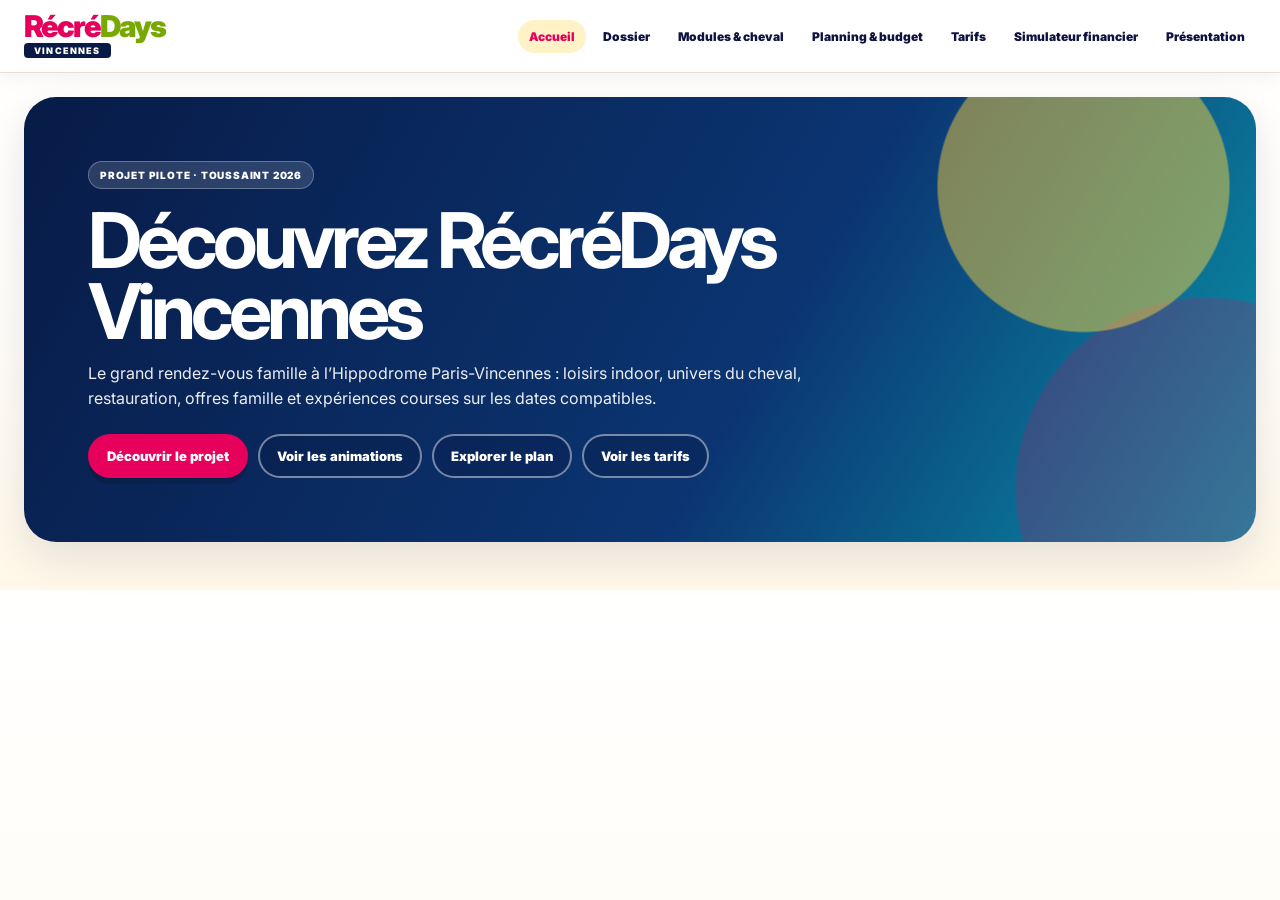
<file: index.html>
<!doctype html>
<html lang="fr">
<head>
<meta charset="utf-8">
<meta name="viewport" content="width=device-width,initial-scale=1">
<title>RécréDays Vincennes · Découvrez le projet</title>
<link rel="stylesheet" href="/style.css">
</head>
<body>
<header class="site-header">
  <nav class="nav">
    <a class="logo" href="/"><span>Récré</span>Days<small>VINCENNES</small></a>
    <div class="nav-links">
      <a class="active" href="/">Accueil</a>
      <a href="/dossier.html">Dossier</a>
      <a href="/modules.html">Modules & cheval</a>
      <a href="/pilotage.html">Planning & budget</a>
      <a href="/tarifs.html">Tarifs</a>
      <a href="/pilotage.html#simulateur">Simulateur financier</a>
      <a href="/presentation.html">Présentation</a>
    </div>
  </nav>
</header>
<main class="container">
<section class="hero"><span class="eyebrow">Projet pilote · Toussaint 2026</span><h1>Découvrez RécréDays Vincennes</h1><p>Le grand rendez-vous famille à l’Hippodrome Paris-Vincennes : loisirs indoor, univers du cheval, restauration, offres famille et expériences courses sur les dates compatibles.</p><div class="hero-actions"><a class="btn primary" href="/dossier.html">Découvrir le projet</a><a class="btn secondary" href="/modules.html">Voir les animations</a><a class="btn secondary" href="/plan-interactif.html">Explorer le plan</a><a class="btn secondary" href="/tarifs.html">Voir les tarifs</a></div></section>
</main>
</body>
</html>
</file>
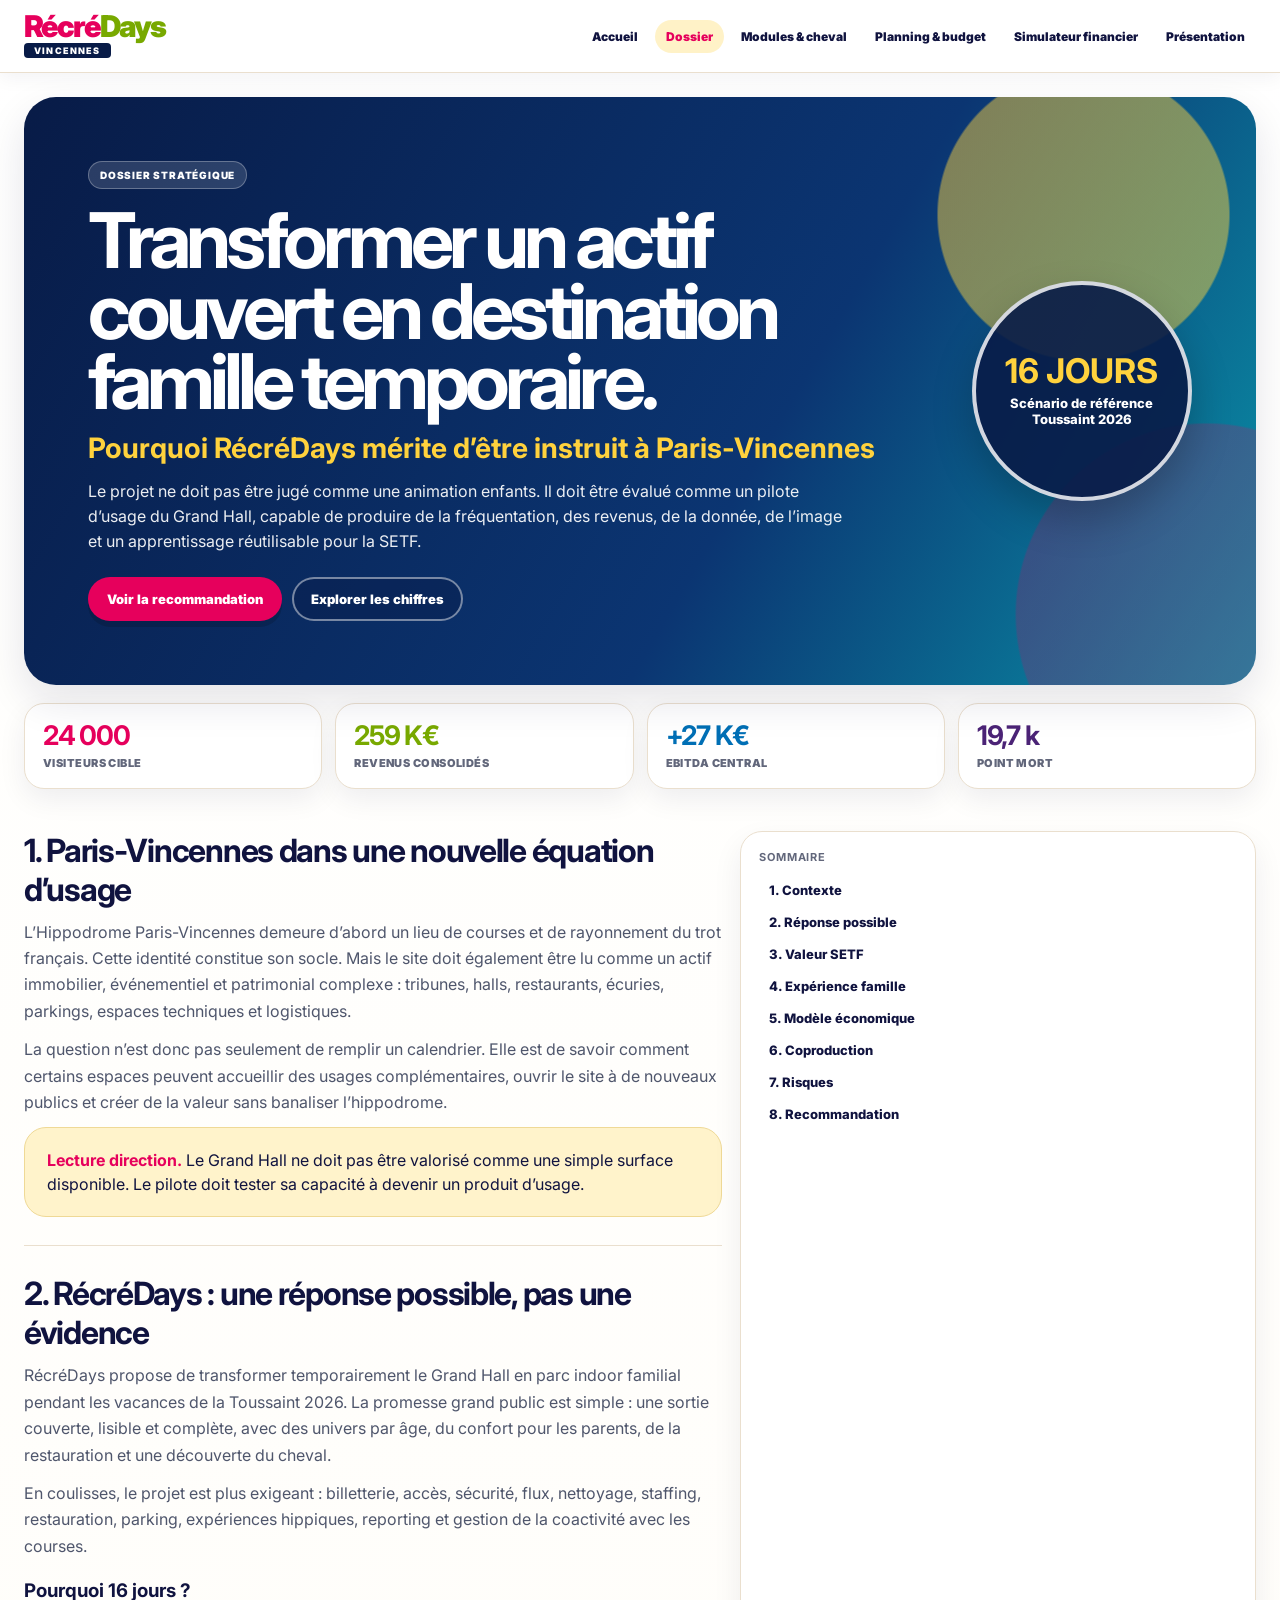
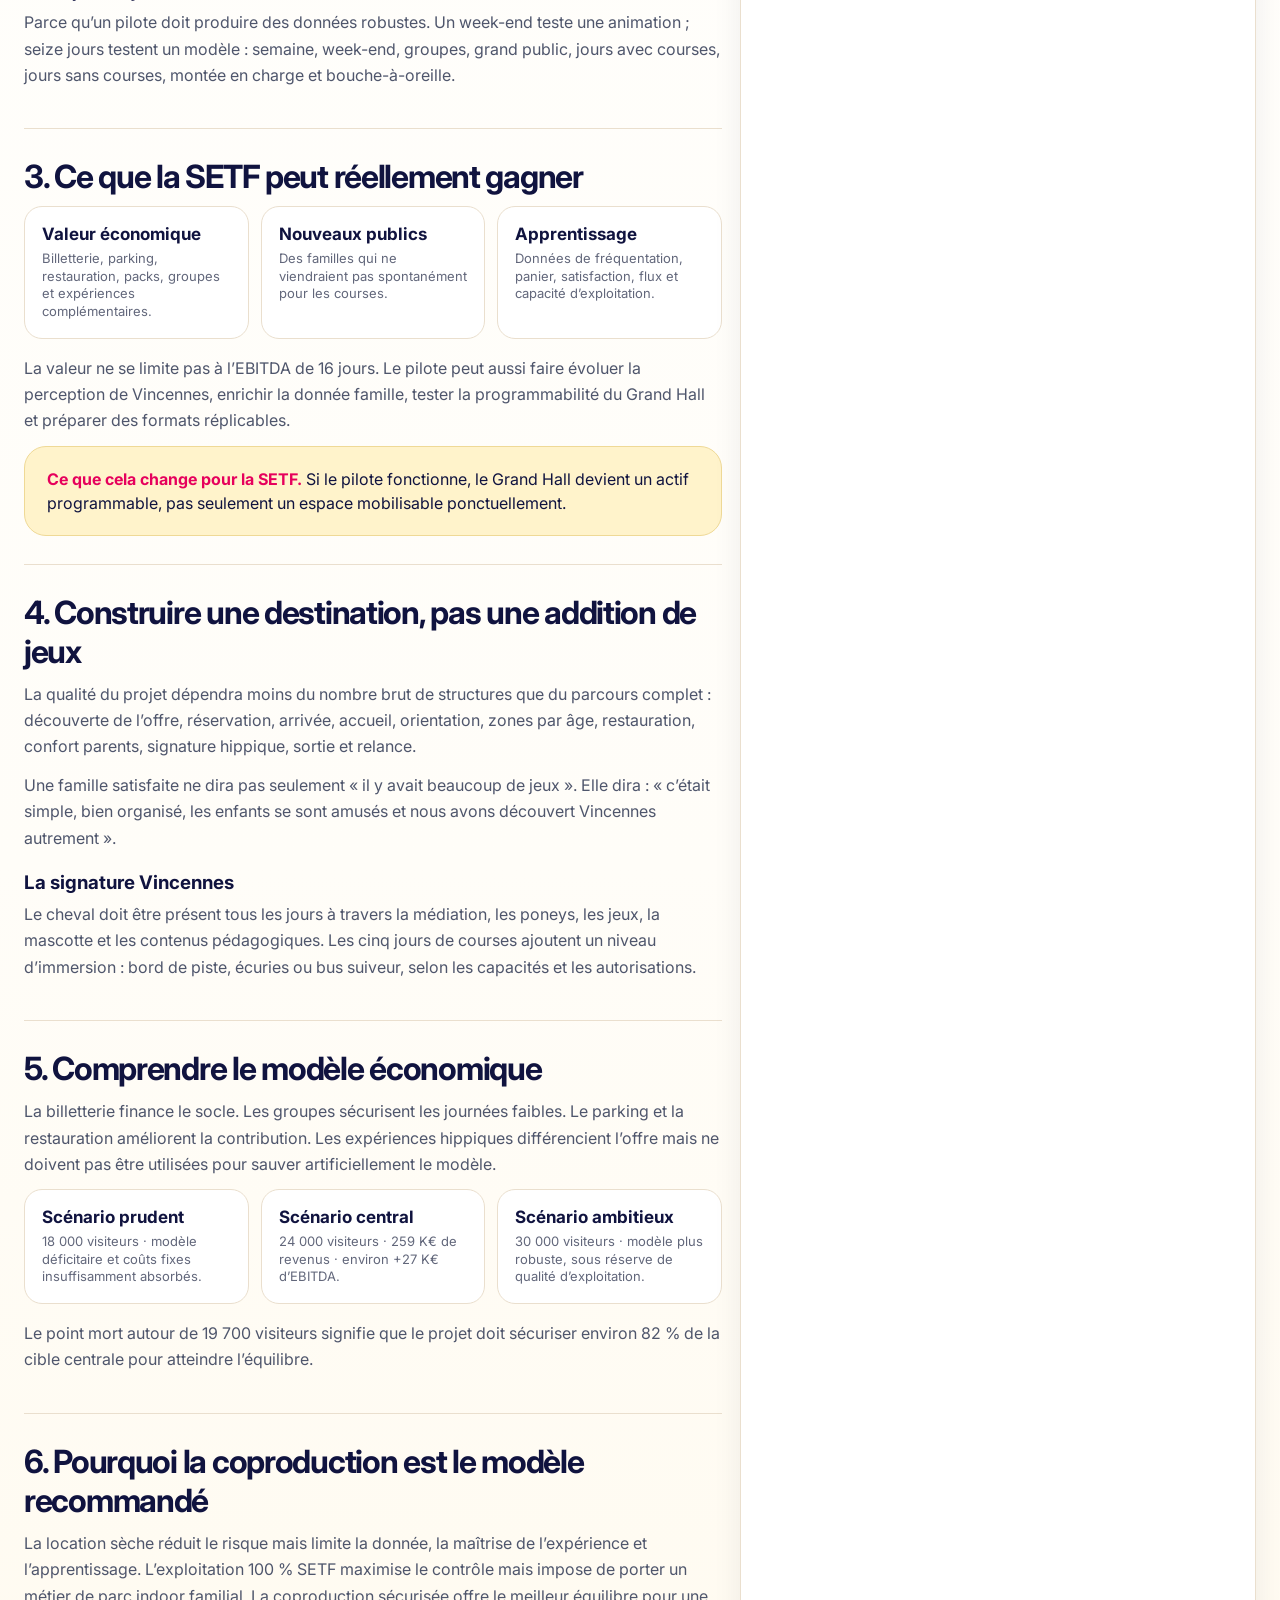
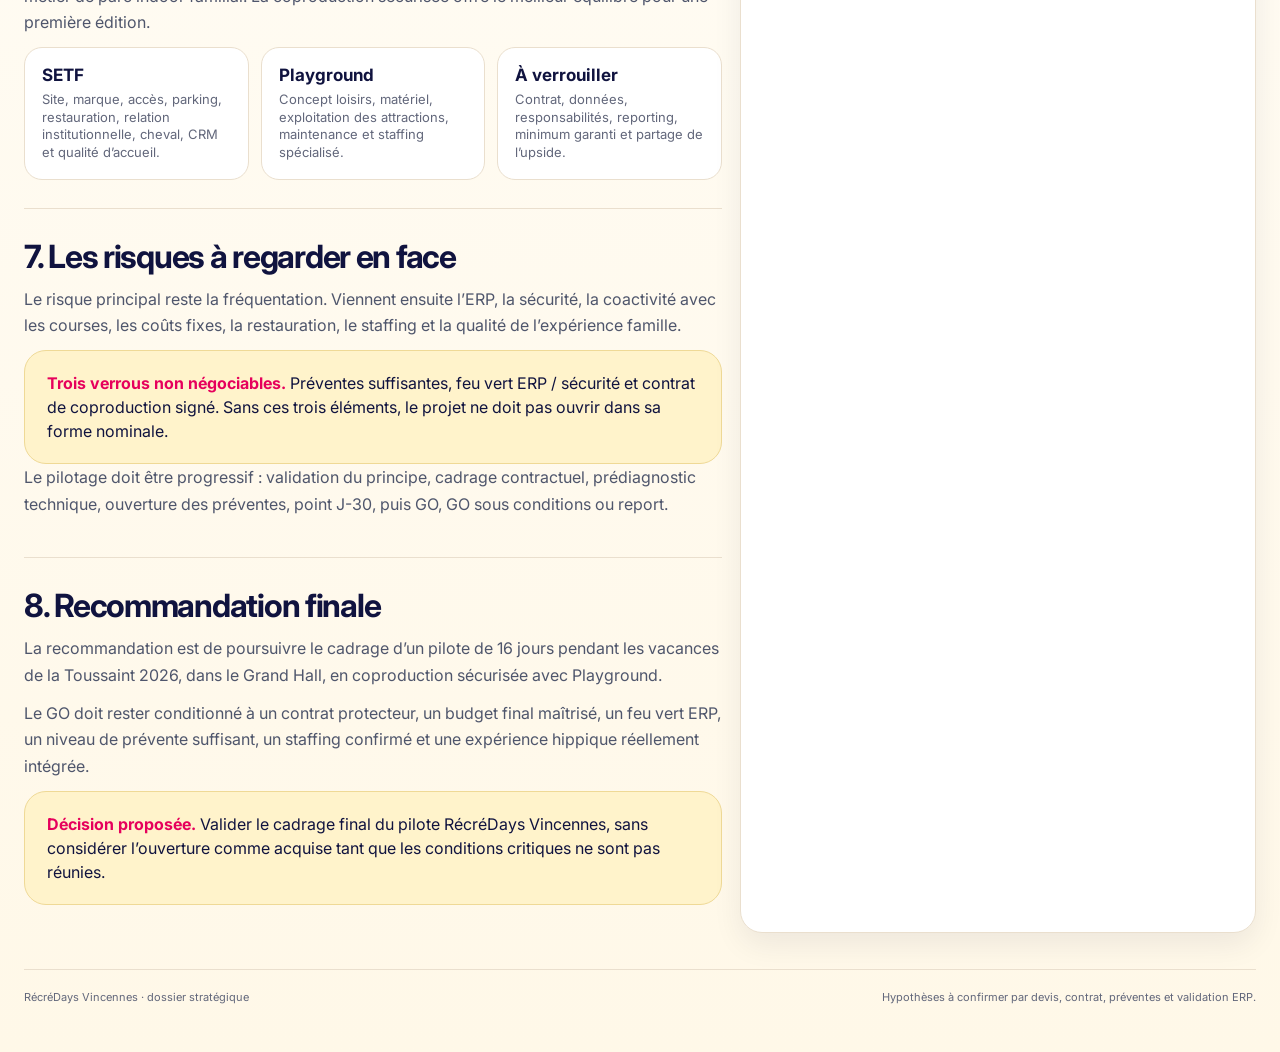
<file: dossier.html>
<!doctype html>
<html lang="fr">
<head>
<meta charset="utf-8"><meta name="viewport" content="width=device-width,initial-scale=1">
<title>RécréDays Vincennes · Dossier stratégique</title>
<link rel="stylesheet" href="/style.css">
</head>
<body>
<header class="site-header"><nav class="nav"><a class="logo" href="/"><span>Récré</span>Days<small>VINCENNES</small></a><div class="nav-links"><a href="/">Accueil</a><a class="active" href="/dossier.html">Dossier</a><a href="/modules.html">Modules & cheval</a><a href="/pilotage.html">Planning & budget</a><a href="/pilotage.html#simulateur">Simulateur financier</a><a href="/presentation.html">Présentation</a></div></nav></header>
<main class="container">
<section class="hero"><div class="hero-grid"><div><span class="eyebrow">Dossier stratégique</span><h1>Transformer un actif couvert en destination famille temporaire.</h1><h2>Pourquoi RécréDays mérite d’être instruit à Paris-Vincennes</h2><p>Le projet ne doit pas être jugé comme une animation enfants. Il doit être évalué comme un pilote d’usage du Grand Hall, capable de produire de la fréquentation, des revenus, de la donnée, de l’image et un apprentissage réutilisable pour la SETF.</p><div class="hero-actions"><a class="btn primary" href="#decision">Voir la recommandation</a><a class="btn secondary" href="/pilotage.html">Explorer les chiffres</a></div></div><aside class="date-disc"><div><b>16 JOURS</b><span>Scénario de référence<br>Toussaint 2026</span></div></aside></div></section>
<section class="kpi-grid"><article class="kpi"><strong>24 000</strong><span>visiteurs cible</span></article><article class="kpi"><strong>259 K€</strong><span>revenus consolidés</span></article><article class="kpi"><strong>+27 K€</strong><span>EBITDA central</span></article><article class="kpi"><strong>19,7 k</strong><span>point mort</span></article></section>

<section class="section two-col">
  <div>
    <article class="chapter" id="contexte"><h2>1. Paris-Vincennes dans une nouvelle équation d’usage</h2><p>L’Hippodrome Paris-Vincennes demeure d’abord un lieu de courses et de rayonnement du trot français. Cette identité constitue son socle. Mais le site doit également être lu comme un actif immobilier, événementiel et patrimonial complexe : tribunes, halls, restaurants, écuries, parkings, espaces techniques et logistiques.</p><p>La question n’est donc pas seulement de remplir un calendrier. Elle est de savoir comment certains espaces peuvent accueillir des usages complémentaires, ouvrir le site à de nouveaux publics et créer de la valeur sans banaliser l’hippodrome.</p><div class="callout"><strong>Lecture direction.</strong> Le Grand Hall ne doit pas être valorisé comme une simple surface disponible. Le pilote doit tester sa capacité à devenir un produit d’usage.</div></article>

    <article class="chapter" id="reponse"><h2>2. RécréDays : une réponse possible, pas une évidence</h2><p>RécréDays propose de transformer temporairement le Grand Hall en parc indoor familial pendant les vacances de la Toussaint 2026. La promesse grand public est simple : une sortie couverte, lisible et complète, avec des univers par âge, du confort pour les parents, de la restauration et une découverte du cheval.</p><p>En coulisses, le projet est plus exigeant : billetterie, accès, sécurité, flux, nettoyage, staffing, restauration, parking, expériences hippiques, reporting et gestion de la coactivité avec les courses.</p><h3>Pourquoi 16 jours ?</h3><p>Parce qu’un pilote doit produire des données robustes. Un week-end teste une animation ; seize jours testent un modèle : semaine, week-end, groupes, grand public, jours avec courses, jours sans courses, montée en charge et bouche-à-oreille.</p></article>

    <article class="chapter" id="valeur"><h2>3. Ce que la SETF peut réellement gagner</h2><div class="mini-grid"><div class="mini"><b>Valeur économique</b><span>Billetterie, parking, restauration, packs, groupes et expériences complémentaires.</span></div><div class="mini"><b>Nouveaux publics</b><span>Des familles qui ne viendraient pas spontanément pour les courses.</span></div><div class="mini"><b>Apprentissage</b><span>Données de fréquentation, panier, satisfaction, flux et capacité d’exploitation.</span></div></div><p style="margin-top:16px">La valeur ne se limite pas à l’EBITDA de 16 jours. Le pilote peut aussi faire évoluer la perception de Vincennes, enrichir la donnée famille, tester la programmabilité du Grand Hall et préparer des formats réplicables.</p><div class="callout"><strong>Ce que cela change pour la SETF.</strong> Si le pilote fonctionne, le Grand Hall devient un actif programmable, pas seulement un espace mobilisable ponctuellement.</div></article>

    <article class="chapter" id="experience"><h2>4. Construire une destination, pas une addition de jeux</h2><p>La qualité du projet dépendra moins du nombre brut de structures que du parcours complet : découverte de l’offre, réservation, arrivée, accueil, orientation, zones par âge, restauration, confort parents, signature hippique, sortie et relance.</p><p>Une famille satisfaite ne dira pas seulement « il y avait beaucoup de jeux ». Elle dira : « c’était simple, bien organisé, les enfants se sont amusés et nous avons découvert Vincennes autrement ».</p><h3>La signature Vincennes</h3><p>Le cheval doit être présent tous les jours à travers la médiation, les poneys, les jeux, la mascotte et les contenus pédagogiques. Les cinq jours de courses ajoutent un niveau d’immersion : bord de piste, écuries ou bus suiveur, selon les capacités et les autorisations.</p></article>

    <article class="chapter" id="economique"><h2>5. Comprendre le modèle économique</h2><p>La billetterie finance le socle. Les groupes sécurisent les journées faibles. Le parking et la restauration améliorent la contribution. Les expériences hippiques différencient l’offre mais ne doivent pas être utilisées pour sauver artificiellement le modèle.</p><div class="mini-grid"><div class="mini"><b>Scénario prudent</b><span>18 000 visiteurs · modèle déficitaire et coûts fixes insuffisamment absorbés.</span></div><div class="mini"><b>Scénario central</b><span>24 000 visiteurs · 259 K€ de revenus · environ +27 K€ d’EBITDA.</span></div><div class="mini"><b>Scénario ambitieux</b><span>30 000 visiteurs · modèle plus robuste, sous réserve de qualité d’exploitation.</span></div></div><p style="margin-top:16px">Le point mort autour de 19 700 visiteurs signifie que le projet doit sécuriser environ 82 % de la cible centrale pour atteindre l’équilibre.</p></article>

    <article class="chapter" id="coproduction"><h2>6. Pourquoi la coproduction est le modèle recommandé</h2><p>La location sèche réduit le risque mais limite la donnée, la maîtrise de l’expérience et l’apprentissage. L’exploitation 100 % SETF maximise le contrôle mais impose de porter un métier de parc indoor familial. La coproduction sécurisée offre le meilleur équilibre pour une première édition.</p><div class="mini-grid"><div class="mini"><b>SETF</b><span>Site, marque, accès, parking, restauration, relation institutionnelle, cheval, CRM et qualité d’accueil.</span></div><div class="mini"><b>Playground</b><span>Concept loisirs, matériel, exploitation des attractions, maintenance et staffing spécialisé.</span></div><div class="mini"><b>À verrouiller</b><span>Contrat, données, responsabilités, reporting, minimum garanti et partage de l’upside.</span></div></div></article>

    <article class="chapter" id="risques"><h2>7. Les risques à regarder en face</h2><p>Le risque principal reste la fréquentation. Viennent ensuite l’ERP, la sécurité, la coactivité avec les courses, les coûts fixes, la restauration, le staffing et la qualité de l’expérience famille.</p><div class="callout"><strong>Trois verrous non négociables.</strong> Préventes suffisantes, feu vert ERP / sécurité et contrat de coproduction signé. Sans ces trois éléments, le projet ne doit pas ouvrir dans sa forme nominale.</div><p>Le pilotage doit être progressif : validation du principe, cadrage contractuel, prédiagnostic technique, ouverture des préventes, point J-30, puis GO, GO sous conditions ou report.</p></article>

    <article class="chapter" id="decision"><h2>8. Recommandation finale</h2><p>La recommandation est de poursuivre le cadrage d’un pilote de 16 jours pendant les vacances de la Toussaint 2026, dans le Grand Hall, en coproduction sécurisée avec Playground.</p><p>Le GO doit rester conditionné à un contrat protecteur, un budget final maîtrisé, un feu vert ERP, un niveau de prévente suffisant, un staffing confirmé et une expérience hippique réellement intégrée.</p><div class="callout"><strong>Décision proposée.</strong> Valider le cadrage final du pilote RécréDays Vincennes, sans considérer l’ouverture comme acquise tant que les conditions critiques ne sont pas réunies.</div></article>
  </div>
  <aside class="toc"><b>Sommaire</b><a href="#contexte">1. Contexte</a><a href="#reponse">2. Réponse possible</a><a href="#valeur">3. Valeur SETF</a><a href="#experience">4. Expérience famille</a><a href="#economique">5. Modèle économique</a><a href="#coproduction">6. Coproduction</a><a href="#risques">7. Risques</a><a href="#decision">8. Recommandation</a></aside>
</section>
<footer class="footer"><span>RécréDays Vincennes · dossier stratégique</span><span>Hypothèses à confirmer par devis, contrat, préventes et validation ERP.</span></footer>
</main>
<script src="/app.js"></script>
</body></html>
</file>
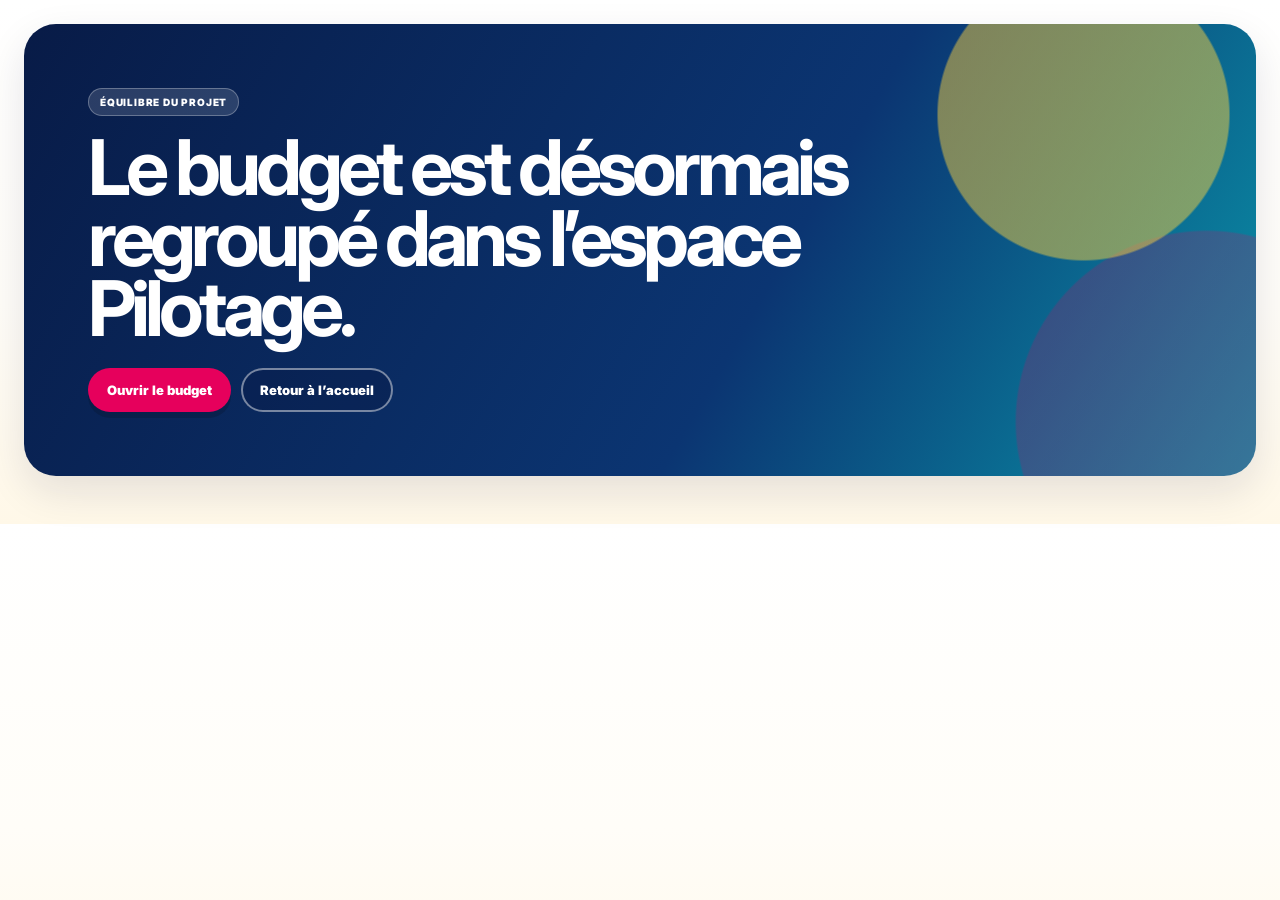
<file: finances.html>
<!doctype html><html lang="fr"><head><meta charset="utf-8"><meta name="viewport" content="width=device-width,initial-scale=1"><title>Budget RécréDays Vincennes</title><link rel="stylesheet" href="/style.css"></head><body><main class="container"><section class="hero"><span class="eyebrow">Équilibre du projet</span><h1>Le budget est désormais regroupé dans l’espace Pilotage.</h1><div class="hero-actions"><a class="btn primary" href="/pilotage.html#budget">Ouvrir le budget</a><a class="btn secondary" href="/">Retour à l’accueil</a></div></section></main></body></html>
</file>
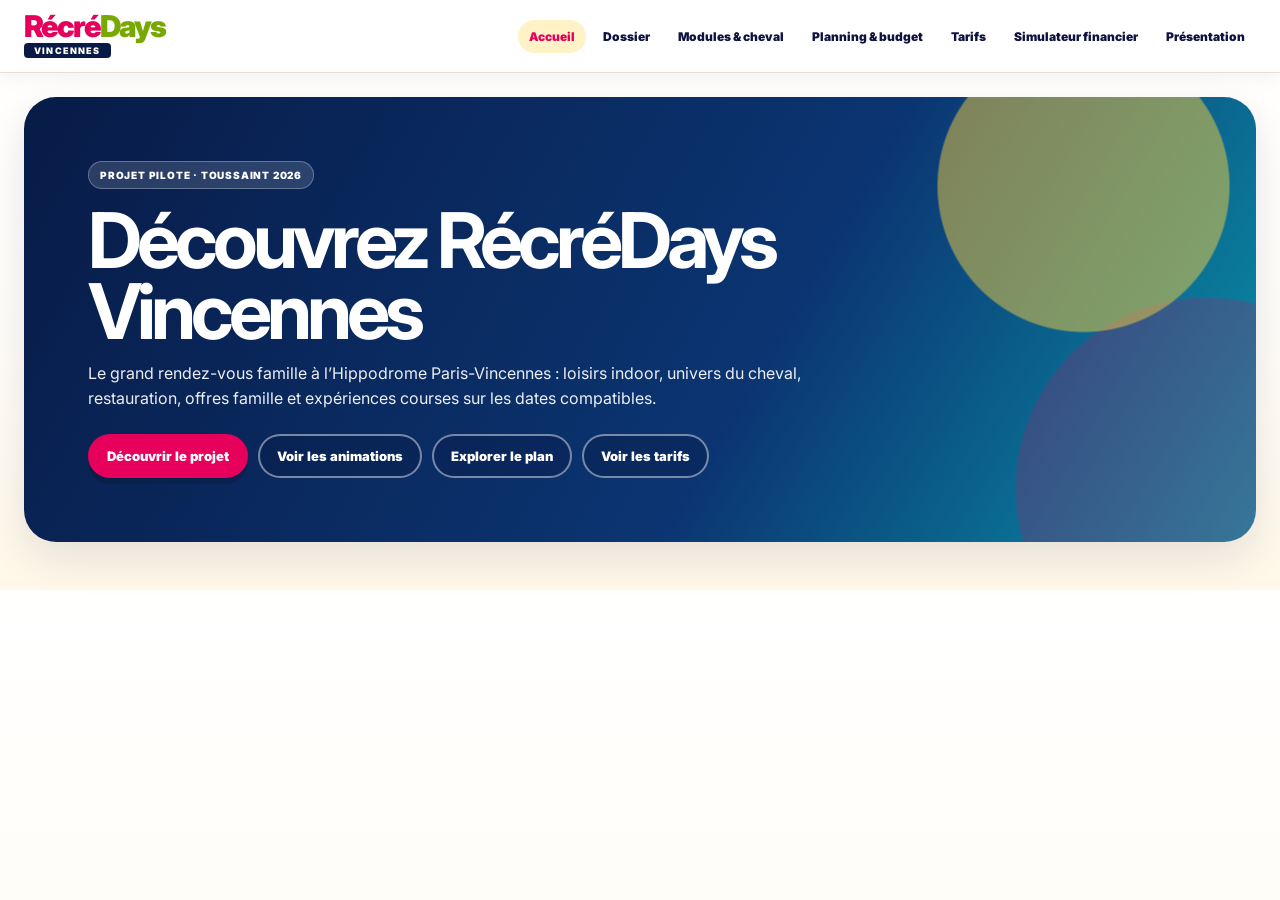
<file: home.html>
<!doctype html><html lang="fr"><head><meta charset="utf-8"><meta name="viewport" content="width=device-width,initial-scale=1"><meta http-equiv="refresh" content="0;url=/"><title>RécréDays Vincennes</title><script>location.replace('/')</script></head><body><a href="/">Ouvrir RécréDays Vincennes</a></body></html>
</file>
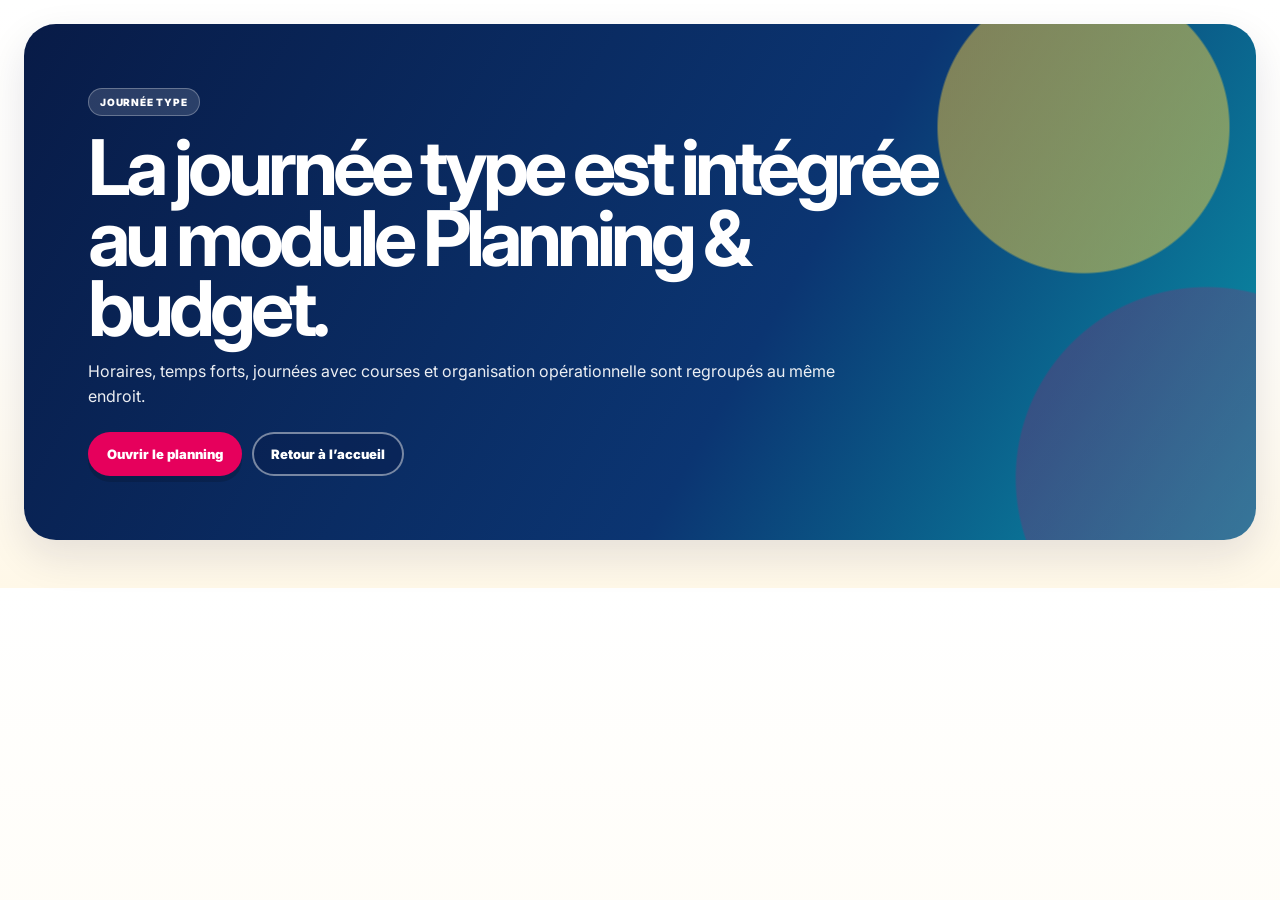
<file: journee.html>
<!doctype html><html lang="fr"><head><meta charset="utf-8"><meta name="viewport" content="width=device-width,initial-scale=1"><title>Journée type RécréDays Vincennes</title><link rel="stylesheet" href="/style.css"></head><body><main class="container"><section class="hero"><span class="eyebrow">Journée type</span><h1>La journée type est intégrée au module Planning & budget.</h1><p>Horaires, temps forts, journées avec courses et organisation opérationnelle sont regroupés au même endroit.</p><div class="hero-actions"><a class="btn primary" href="/pilotage.html#planning">Ouvrir le planning</a><a class="btn secondary" href="/">Retour à l’accueil</a></div></section></main></body></html>
</file>
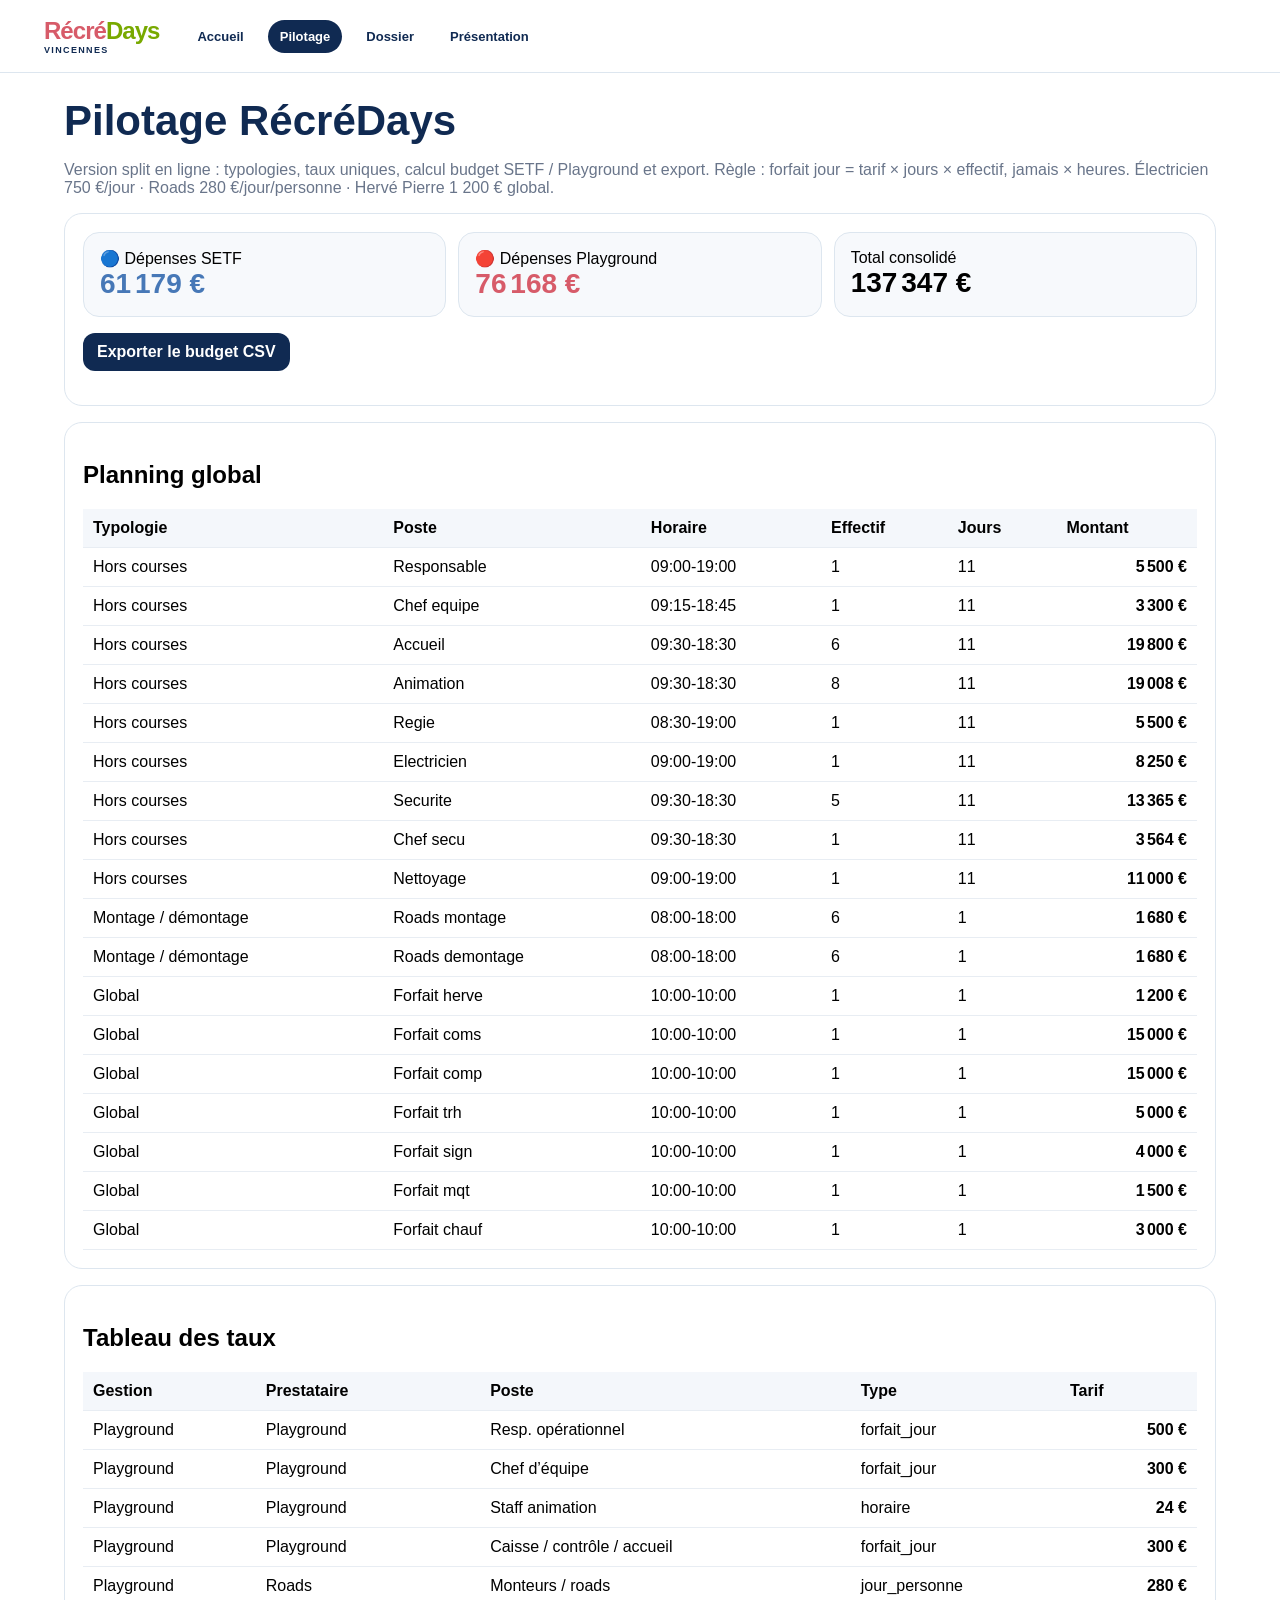
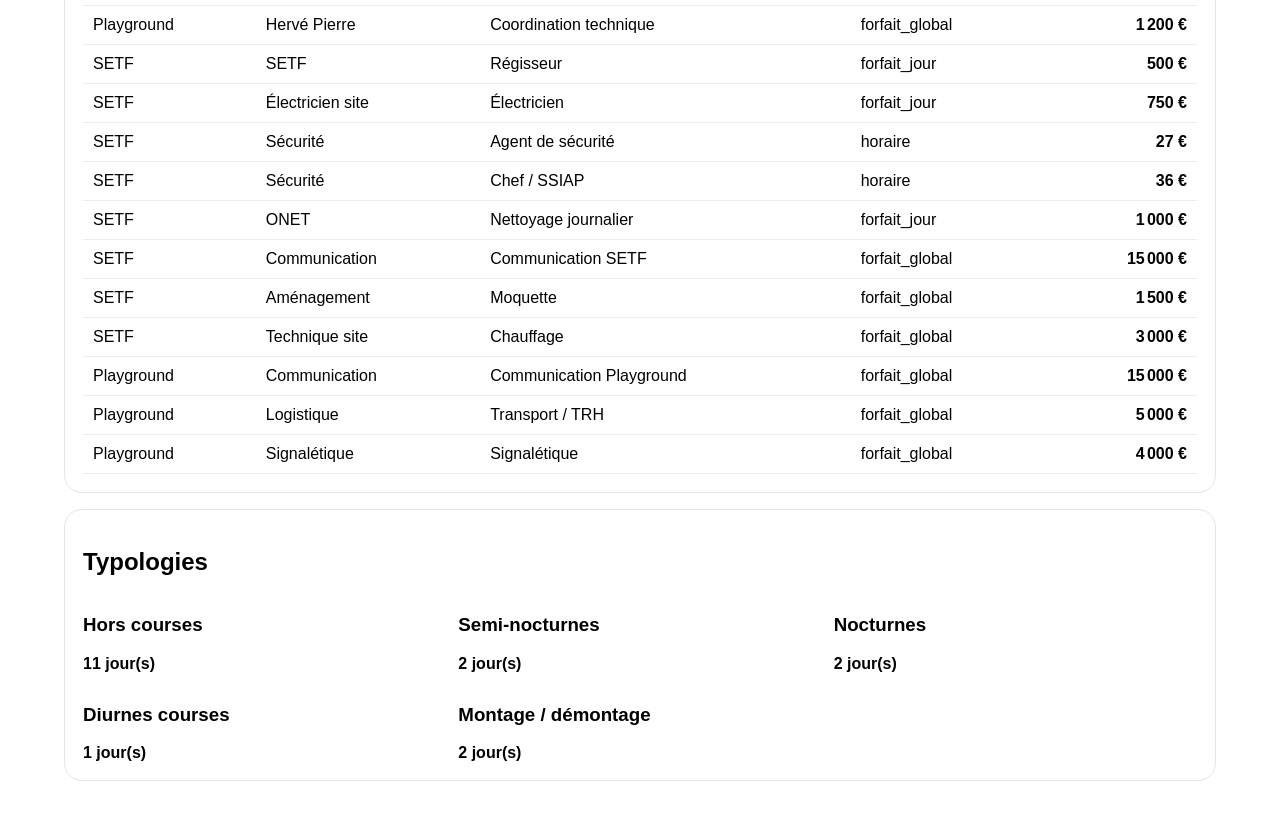
<file: pilotage.html>
<!doctype html><html lang="fr"><head><meta charset="utf-8"><meta name="viewport" content="width=device-width,initial-scale=1"><title>RécréDays Vincennes · Pilotage</title><link rel="stylesheet" href="pilotage/base.css"><style>main{max-width:1200px;margin:auto;padding:24px}section{background:#fff;border:1px solid #dde6ef;border-radius:18px;padding:18px;margin:16px 0}h1{font-size:42px;margin:0;color:#102a52}.lead{color:#69758a}.kpis{display:grid;grid-template-columns:repeat(3,1fr);gap:12px}.kpi{border-radius:16px;padding:16px;background:#f7f9fc;border:1px solid #dde6ef}.kpi b{display:block;font-size:28px}.setf b{color:#4778b7}.pg b{color:#d75b69}table{width:100%;border-collapse:collapse}th,td{padding:10px;border-bottom:1px solid #e8edf3;text-align:left}th{background:#f4f7fb}.money{text-align:right;font-weight:900}button{border:0;background:#102a52;color:#fff;border-radius:12px;padding:10px 14px;font-weight:800}@media(max-width:800px){.kpis{grid-template-columns:1fr}main{padding:14px}table{font-size:12px}}</style></head><body><header class="site-header"><nav class="nav"><a class="logo" href="/"><span>Récré</span>Days<small>VINCENNES</small></a><div class="nav-links"><a href="/">Accueil</a><a class="active" href="/pilotage.html">Pilotage</a><a href="/dossier.html">Dossier</a><a href="/presentation.html">Présentation</a></div></nav></header><main><h1>Pilotage RécréDays</h1><p class="lead">Version split en ligne : typologies, taux uniques, calcul budget SETF / Playground et export. Règle : forfait jour = tarif × jours × effectif, jamais × heures. Électricien 750 €/jour · Roads 280 €/jour/personne · Hervé Pierre 1 200 € global.</p><section><div class="kpis"><article class="kpi setf"><span>🔵 Dépenses SETF</span><b id="setf">0 €</b></article><article class="kpi pg"><span>🔴 Dépenses Playground</span><b id="pg">0 €</b></article><article class="kpi"><span>Total consolidé</span><b id="total">0 €</b></article></div><p><button onclick="exportCsv()">Exporter le budget CSV</button></p></section><section><h2>Planning global</h2><table id="plan"><thead><tr><th>Typologie</th><th>Poste</th><th>Horaire</th><th>Effectif</th><th>Jours</th><th>Montant</th></tr></thead><tbody></tbody></table></section><section><h2>Tableau des taux</h2><table id="rates"><thead><tr><th>Gestion</th><th>Prestataire</th><th>Poste</th><th>Type</th><th>Tarif</th></tr></thead><tbody></tbody></table></section><section><h2>Typologies</h2><div id="typos" class="kpis"></div></section></main><script src="pilotage/types.js"></script><script src="pilotage/rates1.js"></script><script src="pilotage/rates2.js"></script><script src="pilotage/rates3.js"></script><script src="pilotage/rates4.js"></script><script src="pilotage/rates5.js"></script><script src="pilotage/rates6.js"></script><script src="pilotage/tasks1.js"></script><script src="pilotage/tasks2.js"></script><script src="pilotage/tasks3.js"></script><script src="pilotage/tasks4.js"></script><script src="pilotage/tasks5.js"></script><script src="pilotage/tasks6.js"></script><script src="pilotage/tasks7.js"></script><script src="pilotage/calc.js"></script><script src="pilotage/render1.js"></script><script src="pilotage/render2.js"></script><script src="pilotage/totals.js"></script><script src="pilotage/render4.js"></script><script src="pilotage/export.js"></script><script src="pilotage/init.js"></script></body></html>
</file>
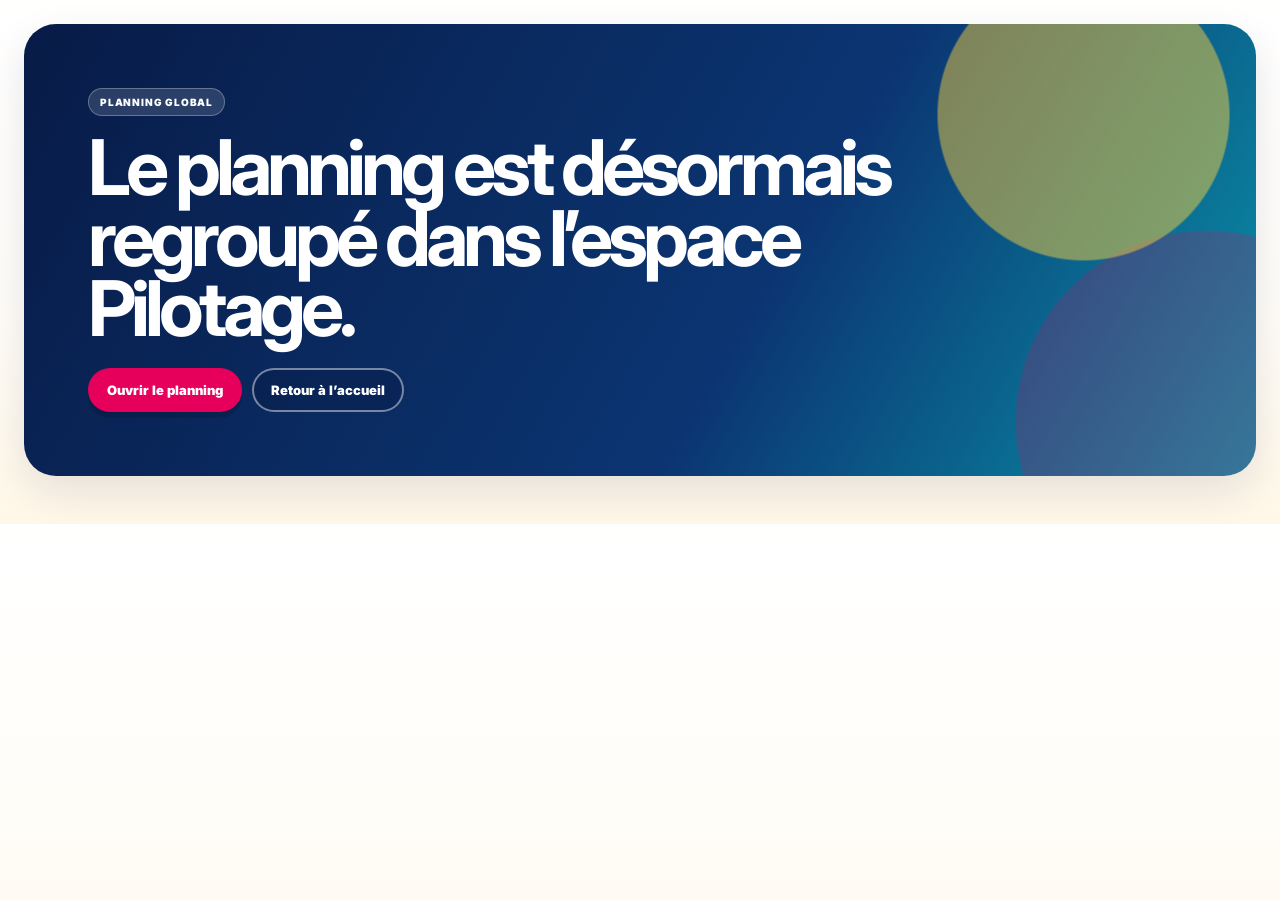
<file: planning.html>
<!doctype html><html lang="fr"><head><meta charset="utf-8"><meta name="viewport" content="width=device-width,initial-scale=1"><title>Planning RécréDays Vincennes</title><link rel="stylesheet" href="/style.css"></head><body><main class="container"><section class="hero"><span class="eyebrow">Planning global</span><h1>Le planning est désormais regroupé dans l’espace Pilotage.</h1><div class="hero-actions"><a class="btn primary" href="/pilotage.html#planning">Ouvrir le planning</a><a class="btn secondary" href="/">Retour à l’accueil</a></div></section></main></body></html>
</file>
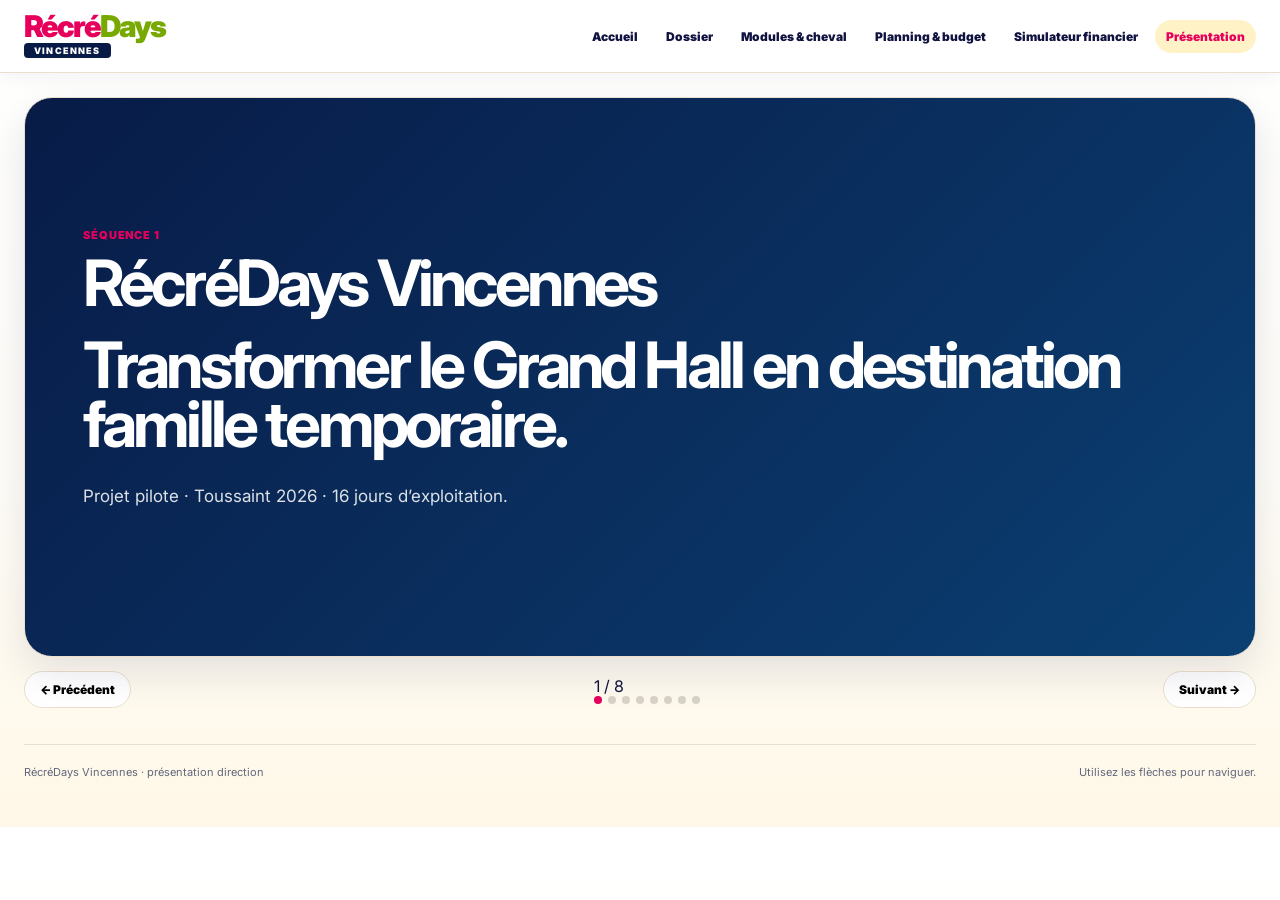
<file: presentation.html>
<!doctype html><html lang="fr"><head><meta charset="utf-8"><meta name="viewport" content="width=device-width,initial-scale=1"><title>RécréDays Vincennes · Présentation direction</title><link rel="stylesheet" href="/style.css"></head><body>
<header class="site-header"><nav class="nav"><a class="logo" href="/"><span>Récré</span>Days<small>VINCENNES</small></a><div class="nav-links"><a href="/">Accueil</a><a href="/dossier.html">Dossier</a><a href="/modules.html">Modules & cheval</a><a href="/pilotage.html">Planning & budget</a><a href="/pilotage.html#simulateur">Simulateur financier</a><a class="active" href="/presentation.html">Présentation</a></div></nav></header>
<main class="container">
<section class="slides">
<article class="slide active dark"><span class="number">Séquence 1</span><h1>RécréDays Vincennes</h1><h2>Transformer le Grand Hall en destination famille temporaire.</h2><p>Projet pilote · Toussaint 2026 · 16 jours d’exploitation.</p></article>
<article class="slide"><span class="number">Séquence 2</span><h2>Le sujet n’est pas une animation enfants.</h2><p>Le projet teste la capacité de Paris-Vincennes à mieux activer un espace couvert, attirer de nouveaux publics et créer un format familial mesurable sans banaliser l’identité hippique.</p><div class="callout"><strong>Question direction.</strong> Le Grand Hall peut-il devenir une vraie destination famille propre à Vincennes ?</div></article>
<article class="slide dark"><span class="number">Séquence 3</span><h2>Le choix du pilote 16 jours</h2><p>Un week-end teste une animation. Seize jours testent un modèle : semaine, week-end, groupes, grand public, jours avec courses, jours sans courses et montée en charge.</p><div class="kpi-grid"><div class="kpi"><strong>11</strong><span>jours sans courses</span></div><div class="kpi"><strong>5</strong><span>jours avec courses</span></div><div class="kpi"><strong>10 h–18 h</strong><span>amplitude</span></div><div class="kpi"><strong>29/10</strong><span>journée démonstration</span></div></div></article>
<article class="slide"><span class="number">Séquence 4</span><h2>La différence Vincennes : le cheval tous les jours.</h2><p>VR, cheval mécanique, zone pédagogique, photo avec Trotty, poneys, Poneys School, jeu Derby et goûter des poneys. Les jours de courses ajoutent les écuries, le bord de piste et le bus suiveur selon faisabilité.</p></article>
<article class="slide dark"><span class="number">Séquence 5</span><h2>Le scénario central</h2><div class="kpi-grid"><div class="kpi"><strong>24 000</strong><span>visiteurs</span></div><div class="kpi"><strong>259 K€</strong><span>revenus</span></div><div class="kpi"><strong>+27 K€</strong><span>EBITDA</span></div><div class="kpi"><strong>19,7 k</strong><span>point mort</span></div></div><p>Le modèle est positif mais exigeant. La prévente, les groupes, le parking et la restauration sont déterminants.</p></article>
<article class="slide"><span class="number">Séquence 6</span><h2>Pourquoi la coproduction ?</h2><p>La location sèche plafonne la valeur. L’exploitation 100 % SETF impose un métier loisirs complexe. La coproduction sécurisée combine les savoir-faire et protège la marque, la donnée et l’apprentissage.</p></article>
<article class="slide dark"><span class="number">Séquence 7</span><h2>Un GO sous garde-fous</h2><p>Trois verrous non négociables : préventes suffisantes, feu vert ERP / sécurité et contrat de coproduction signé.</p></article>
<article class="slide"><span class="number">Séquence 8</span><h2>Décision proposée</h2><p>Valider le cadrage final d’un pilote de 16 jours, en coproduction sécurisée, sous réserve d’un budget maîtrisé, d’un contrat protecteur, d’un feu vert ERP et d’une trajectoire commerciale suffisante.</p><div class="hero-actions"><a class="btn primary" href="/pilotage.html">Ouvrir le planning & budget</a><a class="btn light" href="/dossier.html">Lire le dossier</a></div></article>
</section>
<div class="slide-controls"><button id="prev-slide">← Précédent</button><div><span id="slide-counter">1 / 8</span><div class="slide-dots"></div></div><button id="next-slide">Suivant →</button></div>
<footer class="footer"><span>RécréDays Vincennes · présentation direction</span><span>Utilisez les flèches pour naviguer.</span></footer>
</main><script src="/app.js"></script></body></html>
</file>
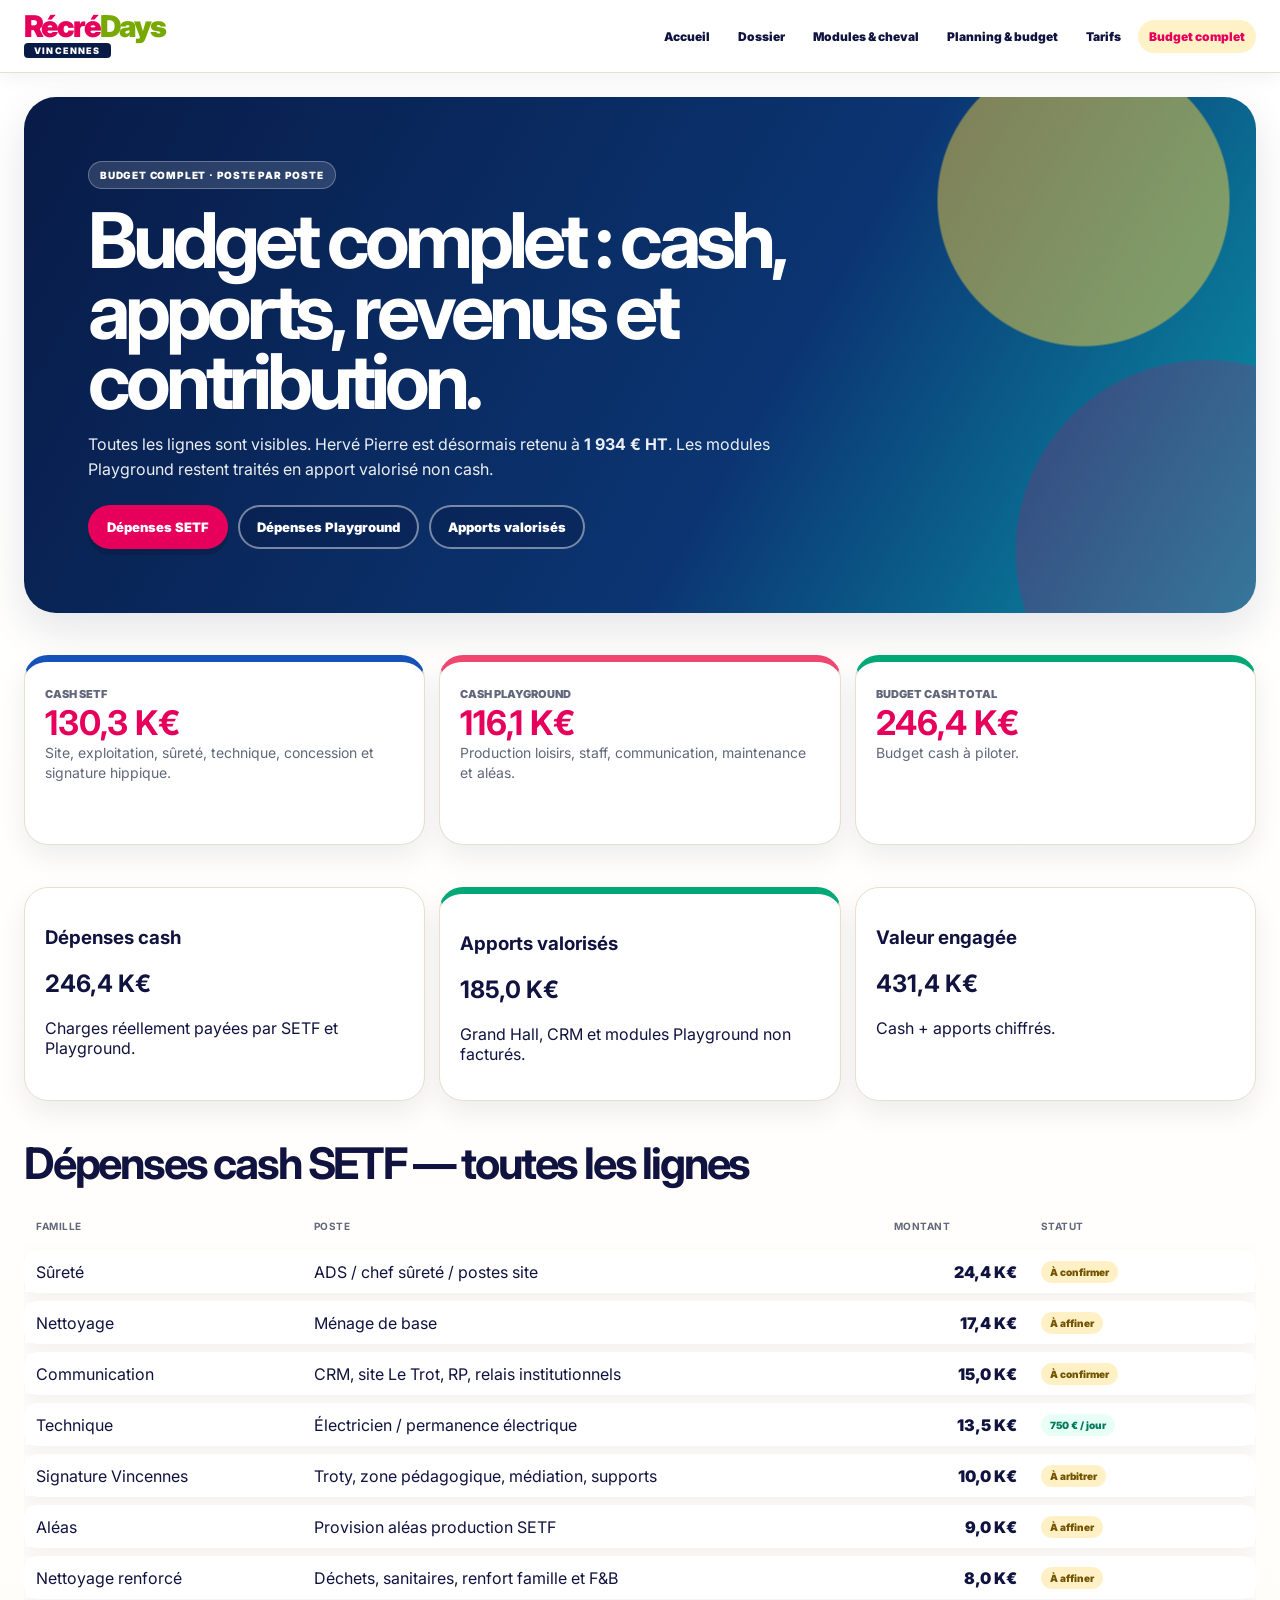
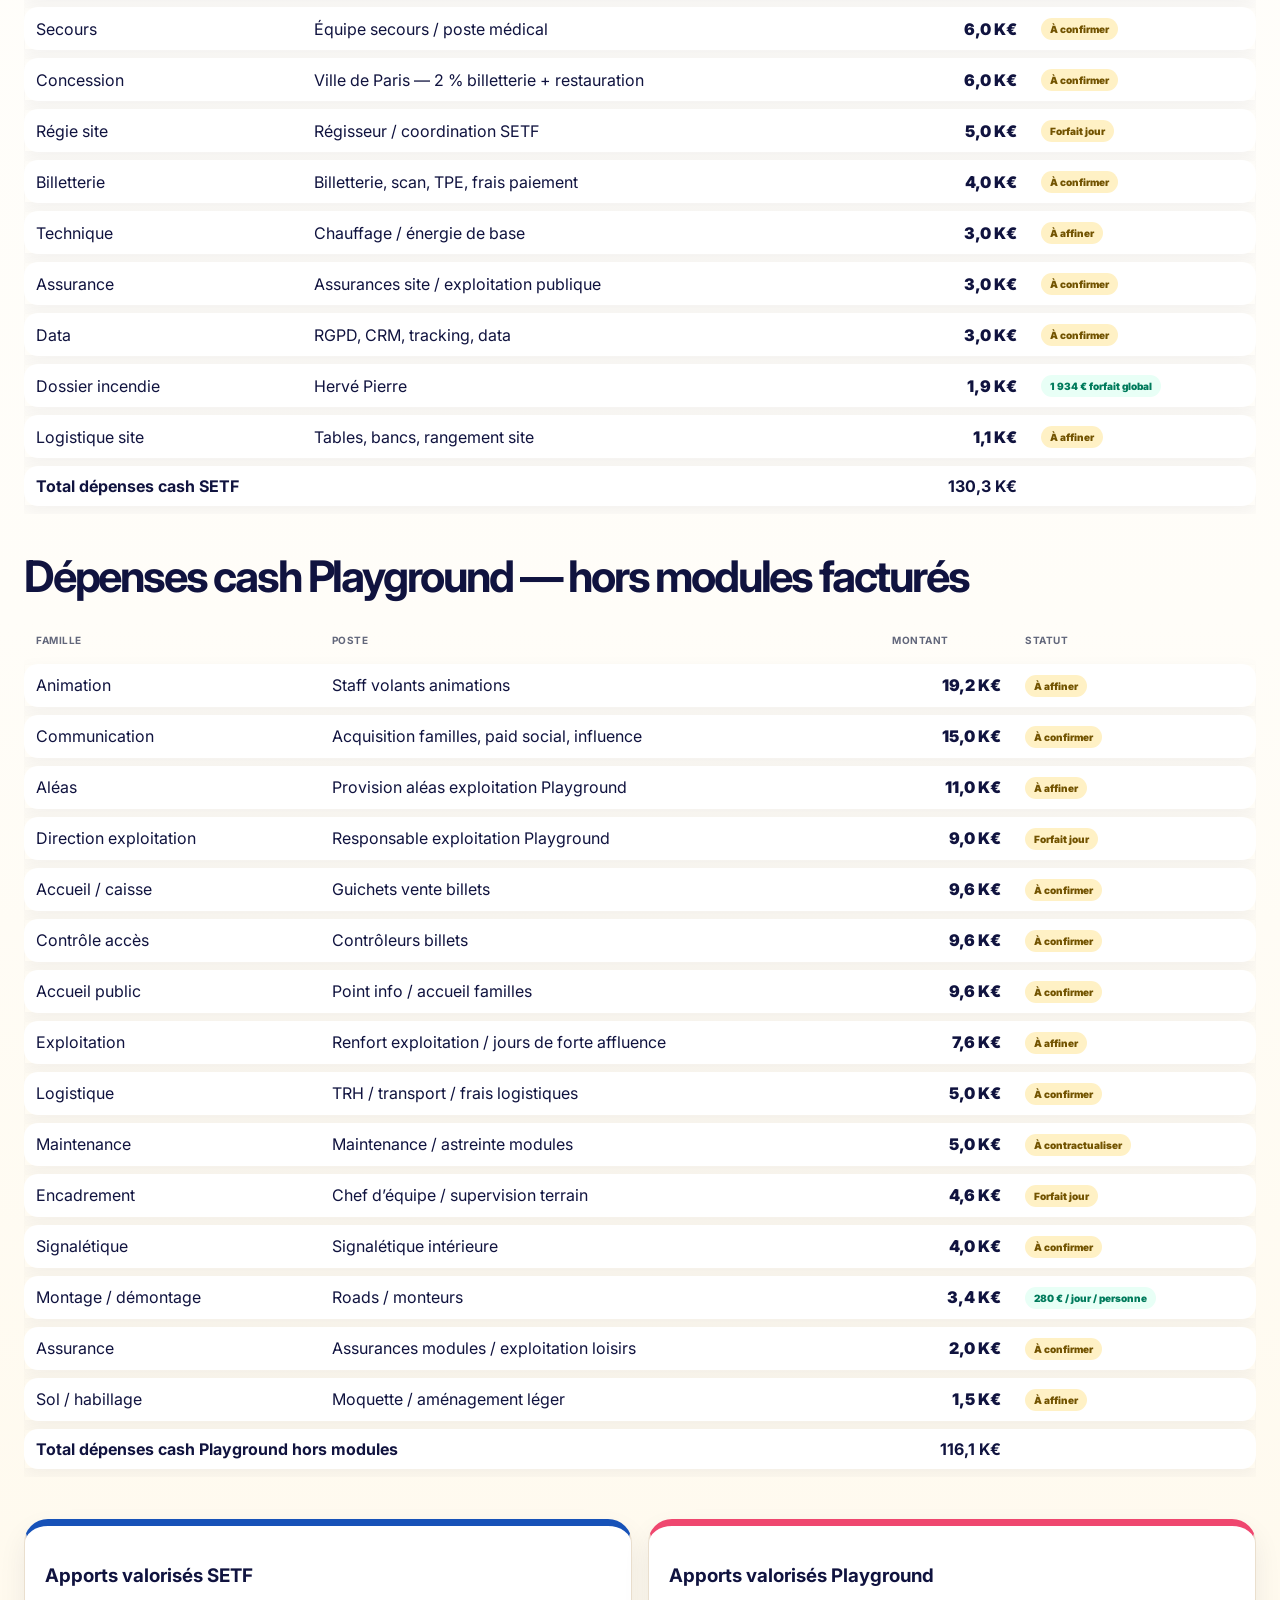
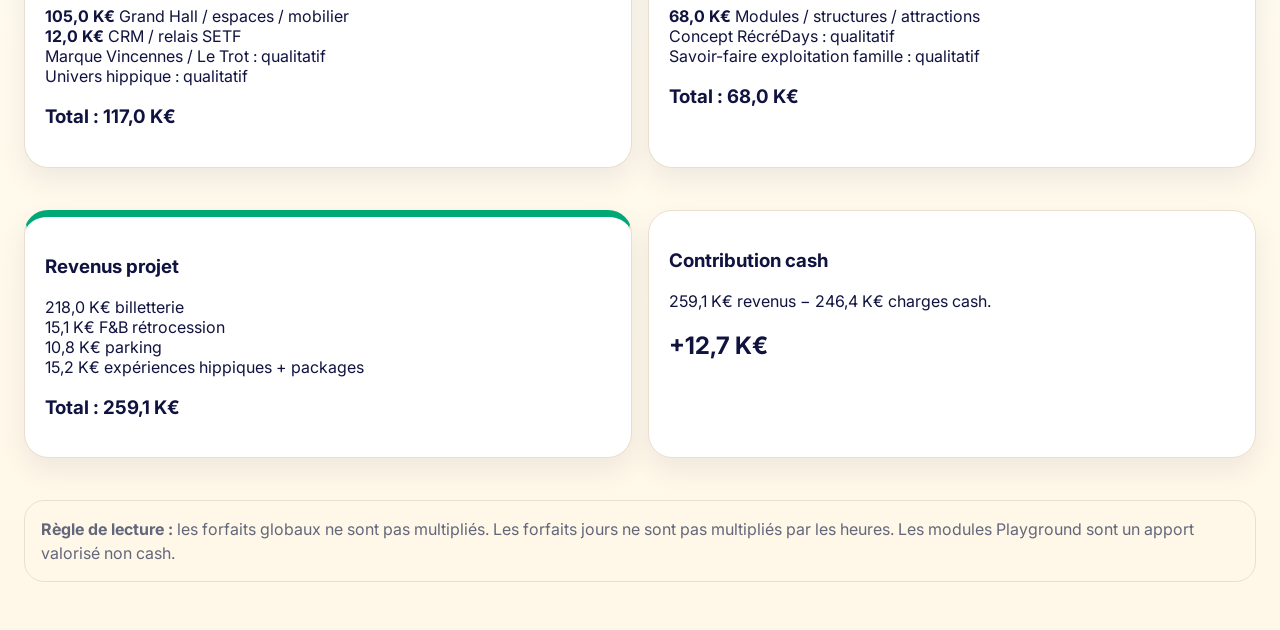
<file: recap-budget.html>
<!doctype html><html lang="fr"><head><meta charset="utf-8"><meta name="viewport" content="width=device-width,initial-scale=1"><title>RécréDays Vincennes · Budget complet</title><link rel="stylesheet" href="/style.css"><style>.cards,.cols{display:grid;grid-template-columns:repeat(3,1fr);gap:14px}.cols2{display:grid;grid-template-columns:1fr 1fr;gap:16px}.card,.panel{background:#fff;border:1px solid var(--line);border-radius:24px;padding:20px;box-shadow:0 12px 28px rgba(16,19,63,.07)}.setf{border-top:7px solid #1752b8}.play{border-top:7px solid #ef476f}.green{border-top:7px solid #00a878}.card b{display:block;font-size:34px;color:#e6005c}.card span{font-size:11px;text-transform:uppercase;font-weight:900;color:#62677b}.wrap{overflow:auto}.t{width:100%;border-collapse:separate;border-spacing:0 8px;min-width:900px}.t th{text-align:left;font-size:10px;text-transform:uppercase;color:#62677b;letter-spacing:.05em}.t td,.t th{padding:10px 12px}.t tbody tr{background:#fff;box-shadow:0 6px 18px rgba(16,19,63,.05)}.t tbody td:first-child{border-radius:14px 0 0 14px}.t tbody td:last-child{border-radius:0 14px 14px 0}.money{text-align:right;font-weight:900;white-space:nowrap}.tag{display:inline-flex;border-radius:999px;padding:5px 9px;font-size:10px;font-weight:900;background:#fff1c5;color:#725300}.tag.ok{background:#e8fff6;color:#007b5c}.note{background:#fff8e8;border:1px solid var(--line);border-radius:20px;padding:16px;color:#62677b;line-height:1.5}@media(max-width:900px){.cards,.cols,.cols2{grid-template-columns:1fr}.t{min-width:820px}}</style></head><body><header class="site-header"><nav class="nav"><a class="logo" href="/"><span>Récré</span>Days<small>VINCENNES</small></a><div class="nav-links"><a href="/">Accueil</a><a href="/dossier.html">Dossier</a><a href="/modules.html">Modules & cheval</a><a href="/pilotage.html">Planning & budget</a><a href="/tarifs.html">Tarifs</a><a class="active" href="/recap-budget.html">Budget complet</a></div></nav></header><main class="container"><section class="hero"><span class="eyebrow">Budget complet · poste par poste</span><h1>Budget complet : cash, apports, revenus et contribution.</h1><p>Toutes les lignes sont visibles. Hervé Pierre est désormais retenu à <strong>1 934 € HT</strong>. Les modules Playground restent traités en apport valorisé non cash.</p><div class="hero-actions"><a class="btn primary" href="#setf">Dépenses SETF</a><a class="btn secondary" href="#play">Dépenses Playground</a><a class="btn secondary" href="#apports">Apports valorisés</a></div></section><section class="section"><div class="cards"><article class="card setf"><span>Cash SETF</span><b>130,3 K€</b><p>Site, exploitation, sûreté, technique, concession et signature hippique.</p></article><article class="card play"><span>Cash Playground</span><b>116,1 K€</b><p>Production loisirs, staff, communication, maintenance et aléas.</p></article><article class="card green"><span>Budget cash total</span><b>246,4 K€</b><p>Budget cash à piloter.</p></article></div></section><section class="section"><div class="cols"><article class="panel"><h3>Dépenses cash</h3><h2>246,4 K€</h2><p>Charges réellement payées par SETF et Playground.</p></article><article class="panel green"><h3>Apports valorisés</h3><h2>185,0 K€</h2><p>Grand Hall, CRM et modules Playground non facturés.</p></article><article class="panel"><h3>Valeur engagée</h3><h2>431,4 K€</h2><p>Cash + apports chiffrés.</p></article></div></section><section class="section" id="setf"><div class="section-head"><h2>Dépenses cash SETF — toutes les lignes</h2></div><div class="wrap"><table class="t"><thead><tr><th>Famille</th><th>Poste</th><th>Montant</th><th>Statut</th></tr></thead><tbody><tr><td>Sûreté</td><td>ADS / chef sûreté / postes site</td><td class="money">24,4 K€</td><td><span class="tag">À confirmer</span></td></tr><tr><td>Nettoyage</td><td>Ménage de base</td><td class="money">17,4 K€</td><td><span class="tag">À affiner</span></td></tr><tr><td>Communication</td><td>CRM, site Le Trot, RP, relais institutionnels</td><td class="money">15,0 K€</td><td><span class="tag">À confirmer</span></td></tr><tr><td>Technique</td><td>Électricien / permanence électrique</td><td class="money">13,5 K€</td><td><span class="tag ok">750 € / jour</span></td></tr><tr><td>Signature Vincennes</td><td>Troty, zone pédagogique, médiation, supports</td><td class="money">10,0 K€</td><td><span class="tag">À arbitrer</span></td></tr><tr><td>Aléas</td><td>Provision aléas production SETF</td><td class="money">9,0 K€</td><td><span class="tag">À affiner</span></td></tr><tr><td>Nettoyage renforcé</td><td>Déchets, sanitaires, renfort famille et F&B</td><td class="money">8,0 K€</td><td><span class="tag">À affiner</span></td></tr><tr><td>Secours</td><td>Équipe secours / poste médical</td><td class="money">6,0 K€</td><td><span class="tag">À confirmer</span></td></tr><tr><td>Concession</td><td>Ville de Paris — 2 % billetterie + restauration</td><td class="money">6,0 K€</td><td><span class="tag">À confirmer</span></td></tr><tr><td>Régie site</td><td>Régisseur / coordination SETF</td><td class="money">5,0 K€</td><td><span class="tag">Forfait jour</span></td></tr><tr><td>Billetterie</td><td>Billetterie, scan, TPE, frais paiement</td><td class="money">4,0 K€</td><td><span class="tag">À confirmer</span></td></tr><tr><td>Technique</td><td>Chauffage / énergie de base</td><td class="money">3,0 K€</td><td><span class="tag">À affiner</span></td></tr><tr><td>Assurance</td><td>Assurances site / exploitation publique</td><td class="money">3,0 K€</td><td><span class="tag">À confirmer</span></td></tr><tr><td>Data</td><td>RGPD, CRM, tracking, data</td><td class="money">3,0 K€</td><td><span class="tag">À confirmer</span></td></tr><tr><td>Dossier incendie</td><td>Hervé Pierre</td><td class="money">1,9 K€</td><td><span class="tag ok">1 934 € forfait global</span></td></tr><tr><td>Logistique site</td><td>Tables, bancs, rangement site</td><td class="money">1,1 K€</td><td><span class="tag">À affiner</span></td></tr><tr><td colspan="2"><strong>Total dépenses cash SETF</strong></td><td class="money"><strong>130,3 K€</strong></td><td></td></tr></tbody></table></div></section><section class="section" id="play"><div class="section-head"><h2>Dépenses cash Playground — hors modules facturés</h2></div><div class="wrap"><table class="t"><thead><tr><th>Famille</th><th>Poste</th><th>Montant</th><th>Statut</th></tr></thead><tbody><tr><td>Animation</td><td>Staff volants animations</td><td class="money">19,2 K€</td><td><span class="tag">À affiner</span></td></tr><tr><td>Communication</td><td>Acquisition familles, paid social, influence</td><td class="money">15,0 K€</td><td><span class="tag">À confirmer</span></td></tr><tr><td>Aléas</td><td>Provision aléas exploitation Playground</td><td class="money">11,0 K€</td><td><span class="tag">À affiner</span></td></tr><tr><td>Direction exploitation</td><td>Responsable exploitation Playground</td><td class="money">9,0 K€</td><td><span class="tag">Forfait jour</span></td></tr><tr><td>Accueil / caisse</td><td>Guichets vente billets</td><td class="money">9,6 K€</td><td><span class="tag">À confirmer</span></td></tr><tr><td>Contrôle accès</td><td>Contrôleurs billets</td><td class="money">9,6 K€</td><td><span class="tag">À confirmer</span></td></tr><tr><td>Accueil public</td><td>Point info / accueil familles</td><td class="money">9,6 K€</td><td><span class="tag">À confirmer</span></td></tr><tr><td>Exploitation</td><td>Renfort exploitation / jours de forte affluence</td><td class="money">7,6 K€</td><td><span class="tag">À affiner</span></td></tr><tr><td>Logistique</td><td>TRH / transport / frais logistiques</td><td class="money">5,0 K€</td><td><span class="tag">À confirmer</span></td></tr><tr><td>Maintenance</td><td>Maintenance / astreinte modules</td><td class="money">5,0 K€</td><td><span class="tag">À contractualiser</span></td></tr><tr><td>Encadrement</td><td>Chef d’équipe / supervision terrain</td><td class="money">4,6 K€</td><td><span class="tag">Forfait jour</span></td></tr><tr><td>Signalétique</td><td>Signalétique intérieure</td><td class="money">4,0 K€</td><td><span class="tag">À confirmer</span></td></tr><tr><td>Montage / démontage</td><td>Roads / monteurs</td><td class="money">3,4 K€</td><td><span class="tag ok">280 € / jour / personne</span></td></tr><tr><td>Assurance</td><td>Assurances modules / exploitation loisirs</td><td class="money">2,0 K€</td><td><span class="tag">À confirmer</span></td></tr><tr><td>Sol / habillage</td><td>Moquette / aménagement léger</td><td class="money">1,5 K€</td><td><span class="tag">À affiner</span></td></tr><tr><td colspan="2"><strong>Total dépenses cash Playground hors modules</strong></td><td class="money"><strong>116,1 K€</strong></td><td></td></tr></tbody></table></div></section><section class="section" id="apports"><div class="cols2"><article class="panel setf"><h3>Apports valorisés SETF</h3><p><strong>105,0 K€</strong> Grand Hall / espaces / mobilier<br><strong>12,0 K€</strong> CRM / relais SETF<br>Marque Vincennes / Le Trot : qualitatif<br>Univers hippique : qualitatif</p><h3>Total : 117,0 K€</h3></article><article class="panel play"><h3>Apports valorisés Playground</h3><p><strong>68,0 K€</strong> Modules / structures / attractions<br>Concept RécréDays : qualitatif<br>Savoir-faire exploitation famille : qualitatif</p><h3>Total : 68,0 K€</h3></article></div></section><section class="section"><div class="cols2"><article class="panel green"><h3>Revenus projet</h3><p>218,0 K€ billetterie<br>15,1 K€ F&B rétrocession<br>10,8 K€ parking<br>15,2 K€ expériences hippiques + packages</p><h3>Total : 259,1 K€</h3></article><article class="panel"><h3>Contribution cash</h3><p>259,1 K€ revenus − 246,4 K€ charges cash.</p><h2>+12,7 K€</h2></article></div></section><section class="section"><div class="note"><strong>Règle de lecture :</strong> les forfaits globaux ne sont pas multipliés. Les forfaits jours ne sont pas multipliés par les heures. Les modules Playground sont un apport valorisé non cash.</div></section></main></body></html>
</file>
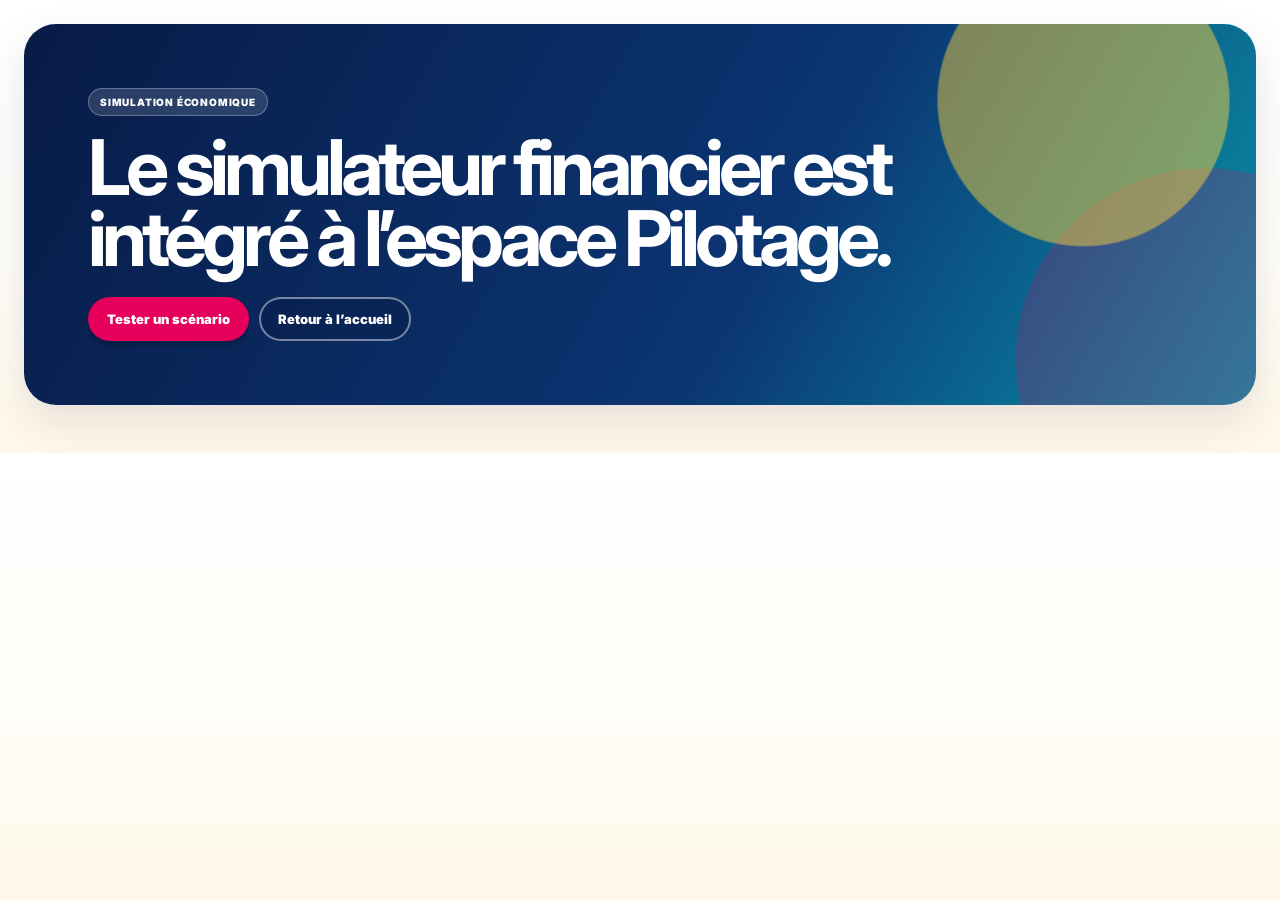
<file: simulateur-business-plan.html>
<!doctype html><html lang="fr"><head><meta charset="utf-8"><meta name="viewport" content="width=device-width,initial-scale=1"><title>Simulateur financier RécréDays Vincennes</title><link rel="stylesheet" href="/style.css"></head><body><main class="container"><section class="hero"><span class="eyebrow">Simulation économique</span><h1>Le simulateur financier est intégré à l’espace Pilotage.</h1><div class="hero-actions"><a class="btn primary" href="/pilotage.html#simulateur">Tester un scénario</a><a class="btn secondary" href="/">Retour à l’accueil</a></div></section></main></body></html>
</file>
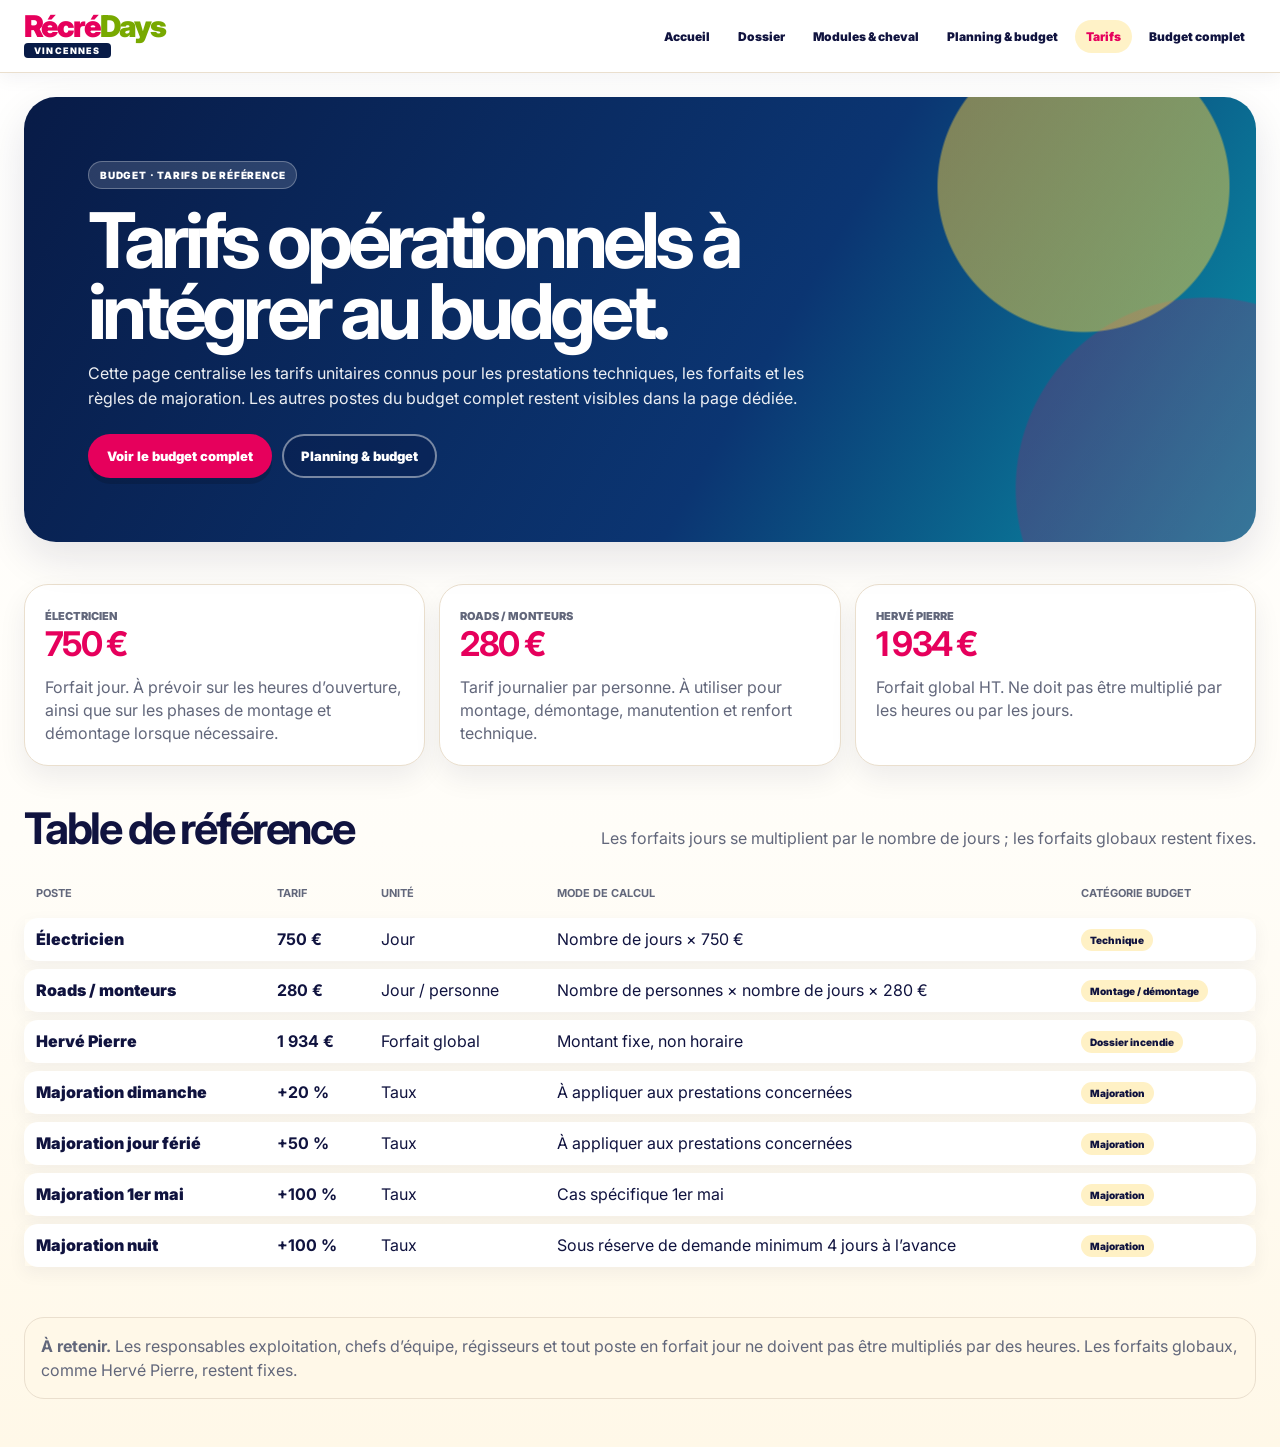
<file: tarifs.html>
<!doctype html><html lang="fr"><head><meta charset="utf-8"><meta name="viewport" content="width=device-width,initial-scale=1"><title>RécréDays Vincennes · Tarifs opérationnels</title><link rel="stylesheet" href="/style.css"><style>.rates{display:grid;grid-template-columns:repeat(3,1fr);gap:14px}.rate{background:#fff;border:1px solid var(--line);border-radius:24px;padding:20px;box-shadow:0 12px 28px rgba(16,19,63,.07)}.rate b{display:block;font-size:34px;letter-spacing:-.05em;color:#e6005c}.rate span{display:block;margin-top:4px;font-size:11px;text-transform:uppercase;font-weight:900;color:#62677b}.rate p{margin:12px 0 0;color:#62677b;line-height:1.45}.table{width:100%;border-collapse:separate;border-spacing:0 8px}.table th{text-align:left;font-size:11px;text-transform:uppercase;color:#62677b}.table td,.table th{padding:10px 12px}.table tbody tr{background:#fff;box-shadow:0 6px 18px rgba(16,19,63,.05)}.table tbody td:first-child{border-radius:14px 0 0 14px;font-weight:900}.table tbody td:last-child{border-radius:0 14px 14px 0}.tag{display:inline-flex;border-radius:999px;padding:5px 9px;background:#fff1c5;font-size:10px;font-weight:900}.note{background:#fff8e8;border:1px solid var(--line);border-radius:20px;padding:16px;color:#62677b;line-height:1.5}@media(max-width:900px){.rates{grid-template-columns:1fr}.table{font-size:13px}}</style></head><body><header class="site-header"><nav class="nav"><a class="logo" href="/"><span>Récré</span>Days<small>VINCENNES</small></a><div class="nav-links"><a href="/">Accueil</a><a href="/dossier.html">Dossier</a><a href="/modules.html">Modules & cheval</a><a href="/pilotage.html">Planning & budget</a><a class="active" href="/tarifs.html">Tarifs</a><a href="/recap-budget.html">Budget complet</a></div></nav></header><main class="container"><section class="hero"><span class="eyebrow">Budget · tarifs de référence</span><h1>Tarifs opérationnels à intégrer au budget.</h1><p>Cette page centralise les tarifs unitaires connus pour les prestations techniques, les forfaits et les règles de majoration. Les autres postes du budget complet restent visibles dans la page dédiée.</p><div class="hero-actions"><a class="btn primary" href="/recap-budget.html">Voir le budget complet</a><a class="btn secondary" href="/pilotage.html">Planning & budget</a></div></section><section class="section"><div class="rates"><article class="rate"><span>Électricien</span><b>750 €</b><p>Forfait jour. À prévoir sur les heures d’ouverture, ainsi que sur les phases de montage et démontage lorsque nécessaire.</p></article><article class="rate"><span>Roads / monteurs</span><b>280 €</b><p>Tarif journalier par personne. À utiliser pour montage, démontage, manutention et renfort technique.</p></article><article class="rate"><span>Hervé Pierre</span><b>1 934 €</b><p>Forfait global HT. Ne doit pas être multiplié par les heures ou par les jours.</p></article></div></section><section class="section"><div class="section-head"><h2>Table de référence</h2><p>Les forfaits jours se multiplient par le nombre de jours ; les forfaits globaux restent fixes.</p></div><table class="table"><thead><tr><th>Poste</th><th>Tarif</th><th>Unité</th><th>Mode de calcul</th><th>Catégorie budget</th></tr></thead><tbody><tr><td>Électricien</td><td><strong>750 €</strong></td><td>Jour</td><td>Nombre de jours × 750 €</td><td><span class="tag">Technique</span></td></tr><tr><td>Roads / monteurs</td><td><strong>280 €</strong></td><td>Jour / personne</td><td>Nombre de personnes × nombre de jours × 280 €</td><td><span class="tag">Montage / démontage</span></td></tr><tr><td>Hervé Pierre</td><td><strong>1 934 €</strong></td><td>Forfait global</td><td>Montant fixe, non horaire</td><td><span class="tag">Dossier incendie</span></td></tr><tr><td>Majoration dimanche</td><td><strong>+20 %</strong></td><td>Taux</td><td>À appliquer aux prestations concernées</td><td><span class="tag">Majoration</span></td></tr><tr><td>Majoration jour férié</td><td><strong>+50 %</strong></td><td>Taux</td><td>À appliquer aux prestations concernées</td><td><span class="tag">Majoration</span></td></tr><tr><td>Majoration 1er mai</td><td><strong>+100 %</strong></td><td>Taux</td><td>Cas spécifique 1er mai</td><td><span class="tag">Majoration</span></td></tr><tr><td>Majoration nuit</td><td><strong>+100 %</strong></td><td>Taux</td><td>Sous réserve de demande minimum 4 jours à l’avance</td><td><span class="tag">Majoration</span></td></tr></tbody></table></section><section class="section"><div class="note"><strong>À retenir.</strong> Les responsables exploitation, chefs d’équipe, régisseurs et tout poste en forfait jour ne doivent pas être multipliés par des heures. Les forfaits globaux, comme Hervé Pierre, restent fixes.</div></section></main></body></html>
</file>
<file: style.css>
@import url('https://fonts.googleapis.com/css2?family=Inter:wght@400;600;700;800;900&display=swap');
:root{--ink:#10133f;--muted:#62677b;--paper:#fffdf8;--cream:#fff6dc;--line:#eadfce;--pink:#e6005c;--green:#78a900;--blue:#006fb5;--cyan:#0a94a9;--orange:#ef7b00;--purple:#4b2376;--yellow:#ffd23d;--navy:#081b47;--shadow:0 16px 42px rgba(16,19,63,.11);--radius:24px}
*{box-sizing:border-box}html{scroll-behavior:smooth}body{margin:0;font-family:Inter,Arial,sans-serif;color:var(--ink);background:linear-gradient(180deg,#fff 0,#fffdf8 58%,#fff8e8 100%)}a{color:inherit}.site-header{position:sticky;top:0;z-index:100;background:rgba(255,255,255,.96);backdrop-filter:blur(12px);border-bottom:1px solid var(--line);box-shadow:0 5px 18px rgba(16,19,63,.05)}.nav{max-width:1440px;margin:auto;min-height:72px;padding:10px 24px;display:flex;align-items:center;gap:22px}.logo{text-decoration:none;font-size:30px;font-weight:900;line-height:.82;letter-spacing:-.065em;color:var(--green);white-space:nowrap}.logo span{color:var(--pink)}.logo small{display:block;width:max-content;margin-top:5px;padding:4px 10px;border-radius:4px;background:var(--navy);color:white;font-size:9px;letter-spacing:.13em}.nav-links{margin-left:auto;display:flex;align-items:center;gap:6px;flex-wrap:wrap}.nav-links a{text-decoration:none;font-size:12px;font-weight:900;padding:9px 11px;border-radius:999px}.nav-links a:hover,.nav-links a.active{background:#fff2c7;color:var(--pink)}.container{max-width:1440px;margin:auto;padding:24px 24px 48px}.hero{position:relative;overflow:hidden;border-radius:32px;padding:clamp(28px,5vw,64px);background:radial-gradient(circle at 86% 20%,rgba(255,210,61,.48) 0 145px,transparent 147px),radial-gradient(circle at 96% 88%,rgba(230,0,92,.20) 0 190px,transparent 192px),linear-gradient(120deg,var(--navy),#0b3572 60%,var(--cyan));color:white;box-shadow:var(--shadow)}.hero-grid{display:grid;grid-template-columns:minmax(0,1fr) minmax(220px,.34fr);gap:28px;align-items:center}.eyebrow{display:inline-flex;padding:7px 11px;border-radius:999px;background:rgba(255,255,255,.14);border:1px solid rgba(255,255,255,.28);font-size:10px;font-weight:900;text-transform:uppercase;letter-spacing:.08em}.hero h1{margin:17px 0 14px;max-width:900px;font-size:clamp(42px,6vw,82px);line-height:.92;letter-spacing:-.065em}.hero h2{margin:0 0 15px;color:var(--yellow);font-size:clamp(20px,2.2vw,30px);line-height:1.15}.hero p{max-width:760px;margin:0;font-size:16px;line-height:1.55;color:rgba(255,255,255,.92)}.hero-actions{display:flex;flex-wrap:wrap;gap:10px;margin-top:23px}.btn{display:inline-flex;align-items:center;justify-content:center;min-height:44px;padding:11px 17px;border-radius:999px;border:2px solid transparent;text-decoration:none;font-size:13px;font-weight:900;cursor:pointer}.btn.primary{background:var(--pink);color:white;box-shadow:0 6px 0 rgba(0,0,0,.15)}.btn.secondary{border-color:rgba(255,255,255,.45);color:white;background:rgba(8,27,71,.38)}.btn.light{background:white;color:var(--ink);border-color:var(--line)}.date-disc{justify-self:end;width:220px;aspect-ratio:1;border-radius:50%;display:grid;place-items:center;text-align:center;padding:26px;background:rgba(8,27,71,.9);border:4px solid rgba(255,255,255,.82);box-shadow:0 18px 40px rgba(0,0,0,.22)}.date-disc b{display:block;color:var(--yellow);font-size:34px;line-height:.95}.date-disc span{display:block;margin-top:8px;font-size:13px;font-weight:800}.kpi-grid{display:grid;grid-template-columns:repeat(4,1fr);gap:13px;margin-top:18px}.kpi{padding:18px;border-radius:20px;background:white;border:1px solid var(--line);box-shadow:0 10px 28px rgba(16,19,63,.07)}.kpi strong{display:block;font-size:27px;line-height:1;letter-spacing:-.045em;color:var(--pink)}.kpi:nth-child(2) strong{color:var(--green)}.kpi:nth-child(3) strong{color:var(--blue)}.kpi:nth-child(4) strong{color:var(--purple)}.kpi span{display:block;margin-top:7px;font-size:11px;font-weight:900;text-transform:uppercase;letter-spacing:.04em;color:var(--muted)}.section{padding-top:42px}.section-head{display:flex;justify-content:space-between;align-items:end;gap:20px;margin-bottom:18px}.section-head h2{margin:0;font-size:clamp(28px,3.4vw,46px);line-height:.95;letter-spacing:-.05em}.section-head p{max-width:690px;margin:0;color:var(--muted);line-height:1.5}.cards{display:grid;grid-template-columns:repeat(4,1fr);gap:14px}.card{position:relative;overflow:hidden;min-height:190px;padding:21px;border-radius:22px;background:white;border:1px solid var(--line);box-shadow:0 12px 30px rgba(16,19,63,.07)}.card h3{margin:0 0 9px;font-size:23px;line-height:1}.card p{margin:0;color:var(--muted);font-size:14px;line-height:1.45}.card a.more{display:inline-block;margin-top:15px;color:var(--pink);font-size:12px;font-weight:900;text-decoration:none}.module-card{color:white;text-decoration:none;min-height:205px;display:flex;flex-direction:column;justify-content:space-between}.module-card:after{content:"";position:absolute;right:-42px;bottom:-48px;width:140px;height:140px;border-radius:50%;background:rgba(255,255,255,.14)}.module-card.blue{background:linear-gradient(135deg,var(--blue),#08345f)}.module-card.cyan{background:linear-gradient(135deg,var(--cyan),#075060)}.module-card.pink{background:linear-gradient(135deg,var(--pink),#9c104b)}.module-card.green{background:linear-gradient(135deg,var(--green),#426d00)}.module-card small,.module-card h3,.module-card p,.module-card b{position:relative;z-index:2}.module-card small{display:inline-flex;width:max-content;padding:6px 9px;border-radius:999px;background:rgba(255,255,255,.18);font-size:10px;font-weight:900;text-transform:uppercase}.module-card p{color:rgba(255,255,255,.9)}.module-card b{font-size:12px}.callout{padding:20px 22px;border-radius:22px;background:#fff3cb;border:1px solid #efd996;line-height:1.5}.callout strong{color:var(--pink)}.two-col{display:grid;grid-template-columns:1.15fr .85fr;gap:18px}.toc{position:sticky;top:92px;padding:18px;border-radius:22px;background:white;border:1px solid var(--line);box-shadow:0 12px 30px rgba(16,19,63,.07)}.toc b{display:block;margin-bottom:10px;font-size:11px;text-transform:uppercase;letter-spacing:.08em;color:var(--muted)}.toc a{display:block;padding:8px 10px;border-radius:11px;text-decoration:none;font-size:13px;font-weight:800}.toc a:hover{background:#fff3d5}.chapter{padding:28px 0;border-top:1px solid var(--line);scroll-margin-top:95px}.chapter:first-child{border-top:0;padding-top:0}.chapter h2{margin:0 0 10px;font-size:32px;letter-spacing:-.04em}.chapter h3{margin:20px 0 7px}.chapter p{margin:0 0 12px;color:#4f566c;line-height:1.65}.mini-grid{display:grid;grid-template-columns:repeat(3,1fr);gap:12px}.mini{padding:17px;border-radius:18px;background:white;border:1px solid var(--line)}.mini b{display:block;font-size:17px}.mini span{display:block;margin-top:6px;color:var(--muted);font-size:13px;line-height:1.35}.filter-bar{display:flex;gap:8px;flex-wrap:wrap;margin-bottom:17px}.filter-btn{border:1px solid var(--line);background:white;color:var(--ink);padding:9px 12px;border-radius:999px;font:inherit;font-size:12px;font-weight:900;cursor:pointer}.filter-btn.active{background:var(--navy);color:white;border-color:var(--navy)}.catalogue{display:grid;grid-template-columns:repeat(4,1fr);gap:13px}.module-item{padding:18px;border-radius:20px;background:white;border:1px solid var(--line);box-shadow:0 9px 24px rgba(16,19,63,.06)}.module-item.hide{display:none}.module-item .tag{display:inline-flex;padding:5px 8px;border-radius:999px;background:#fff0c4;color:var(--pink);font-size:9px;font-weight:900;text-transform:uppercase}.module-item h3{margin:11px 0 7px;font-size:19px}.module-item p{margin:0;color:var(--muted);font-size:13px;line-height:1.4}.module-item small{display:block;margin-top:11px;font-weight:800;color:var(--blue)}.tabs{display:flex;gap:8px;flex-wrap:wrap;margin-bottom:18px}.tab-btn{border:1px solid var(--line);background:white;padding:10px 14px;border-radius:999px;font:inherit;font-size:12px;font-weight:900;cursor:pointer}.tab-btn.active{background:var(--pink);color:white;border-color:var(--pink)}.tab-panel{display:none}.tab-panel.active{display:block}.calendar{width:100%;border-collapse:separate;border-spacing:0 7px}.calendar th{text-align:left;padding:10px 12px;color:var(--muted);font-size:10px;text-transform:uppercase;letter-spacing:.06em}.calendar td{padding:12px;background:white;border-top:1px solid var(--line);border-bottom:1px solid var(--line);font-size:13px}.calendar td:first-child{border-left:1px solid var(--line);border-radius:13px 0 0 13px;font-weight:900}.calendar td:last-child{border-right:1px solid var(--line);border-radius:0 13px 13px 0}.calendar tr.race td{background:#fff1d2}.calendar .badge{display:inline-flex;padding:5px 8px;border-radius:999px;background:#e9f8e7;color:#477500;font-size:10px;font-weight:900}.calendar tr.race .badge{background:#ffe3ed;color:#a10048}.budget-grid{display:grid;grid-template-columns:repeat(4,1fr);gap:13px}.budget-card{padding:19px;border-radius:20px;background:white;border:1px solid var(--line);box-shadow:0 10px 27px rgba(16,19,63,.06)}.budget-card strong{display:block;font-size:29px;letter-spacing:-.05em}.budget-card span{display:block;margin-top:7px;color:var(--muted);font-size:11px;font-weight:900;text-transform:uppercase}.bars{display:grid;gap:11px;margin-top:18px}.bar-row{display:grid;grid-template-columns:180px 1fr 90px;gap:12px;align-items:center}.bar-row label{font-size:13px;font-weight:800}.bar-track{height:13px;border-radius:999px;background:#ede8df;overflow:hidden}.bar-track i{display:block;height:100%;border-radius:inherit;background:linear-gradient(90deg,var(--pink),var(--orange))}.bar-row b{text-align:right;font-size:13px}.sim-grid{display:grid;grid-template-columns:1fr .85fr;gap:18px}.controls{display:grid;gap:15px}.control{padding:16px;border-radius:18px;background:white;border:1px solid var(--line)}.control label{display:flex;justify-content:space-between;gap:12px;font-size:13px;font-weight:900}.control output{color:var(--pink)}.control input{width:100%;margin-top:12px;accent-color:var(--pink)}.result{padding:24px;border-radius:24px;background:linear-gradient(135deg,var(--navy),#0b3b73);color:white}.result-grid{display:grid;grid-template-columns:1fr 1fr;gap:12px}.result-box{padding:15px;border-radius:17px;background:rgba(255,255,255,.1)}.result-box strong{display:block;font-size:27px;color:var(--yellow)}.result-box span{font-size:10px;font-weight:900;text-transform:uppercase}.scenario-note{margin-top:14px;padding:14px;border-radius:16px;background:white;color:var(--ink);line-height:1.45}.slides{position:relative}.slide{display:none;min-height:560px;padding:clamp(26px,5vw,58px);border-radius:28px;background:white;border:1px solid var(--line);box-shadow:var(--shadow)}.slide.active{display:grid;align-content:center}.slide .number{font-size:11px;font-weight:900;color:var(--pink);letter-spacing:.08em;text-transform:uppercase}.slide h1,.slide h2{margin:12px 0;font-size:clamp(38px,5vw,70px);line-height:.92;letter-spacing:-.06em}.slide p{max-width:830px;color:var(--muted);font-size:17px;line-height:1.55}.slide.dark{background:linear-gradient(135deg,var(--navy),#0b3f72);color:white}.slide.dark p{color:rgba(255,255,255,.86)}.slide-controls{display:flex;align-items:center;justify-content:space-between;gap:12px;margin-top:14px}.slide-controls button{border:1px solid var(--line);background:white;padding:10px 15px;border-radius:999px;font:inherit;font-size:12px;font-weight:900;cursor:pointer}.slide-dots{display:flex;gap:6px}.slide-dots i{width:8px;height:8px;border-radius:50%;background:#d8d2c8}.slide-dots i.active{background:var(--pink)}.footer{margin-top:36px;padding-top:20px;border-top:1px solid var(--line);display:flex;justify-content:space-between;gap:12px;flex-wrap:wrap;color:var(--muted);font-size:11px}.only-mobile{display:none}
@media(max-width:1100px){.cards,.catalogue{grid-template-columns:repeat(2,1fr)}.kpi-grid,.budget-grid{grid-template-columns:repeat(2,1fr)}.hero-grid,.two-col,.sim-grid{grid-template-columns:1fr}.date-disc{justify-self:start}.toc{position:relative;top:auto}.mini-grid{grid-template-columns:1fr}.bar-row{grid-template-columns:130px 1fr 75px}}
@media(max-width:720px){.nav{align-items:flex-start;flex-direction:column}.nav-links{margin-left:0;width:100%;overflow:auto;flex-wrap:nowrap}.nav-links a{white-space:nowrap}.container{padding:14px 12px 34px}.hero{border-radius:24px;padding:26px 20px}.hero h1{font-size:43px}.date-disc{width:160px}.cards,.catalogue,.kpi-grid,.budget-grid{grid-template-columns:1fr}.section-head{display:block}.section-head p{margin-top:10px}.calendar{display:block;overflow-x:auto}.result-grid{grid-template-columns:1fr}.slide{min-height:500px;padding:28px 21px}.only-mobile{display:block}}
</file>
<file: pilotage/base.css>
*{box-sizing:border-box}
html{scroll-behavior:smooth}
body{margin:0;font-family:Inter,Arial,sans-serif}
.site-header{position:sticky;top:0;z-index:100;background:#fff;border-bottom:1px solid #dde6ef}
.nav{height:72px;display:flex;align-items:center;gap:26px;max-width:1240px;margin:auto;padding:0 24px}
.logo{text-decoration:none;font-weight:900;color:#78a900;font-size:24px;letter-spacing:-.04em}.logo span{color:#d75b69}.logo small{display:block;font-size:9px;color:#102a52;letter-spacing:.15em}.nav-links{display:flex;gap:12px;flex-wrap:wrap}.nav-links a{color:#102a52;text-decoration:none;font-weight:700;font-size:13px;padding:9px 12px;border-radius:99px}.nav-links a.active,.nav-links a:hover{background:#102a52;color:white}.pilotage-shell{max-width:1440px;margin:auto;padding:22px;background:#f7f9fc;min-height:100vh}button,input,select,textarea{font:inherit}button{cursor:pointer}@media(max-width:850px){.nav{height:auto;padding:12px 16px;align-items:flex-start;flex-direction:column}.nav-links{overflow:auto;max-width:100%;flex-wrap:nowrap}.pilotage-shell{padding:14px}}
</file>
